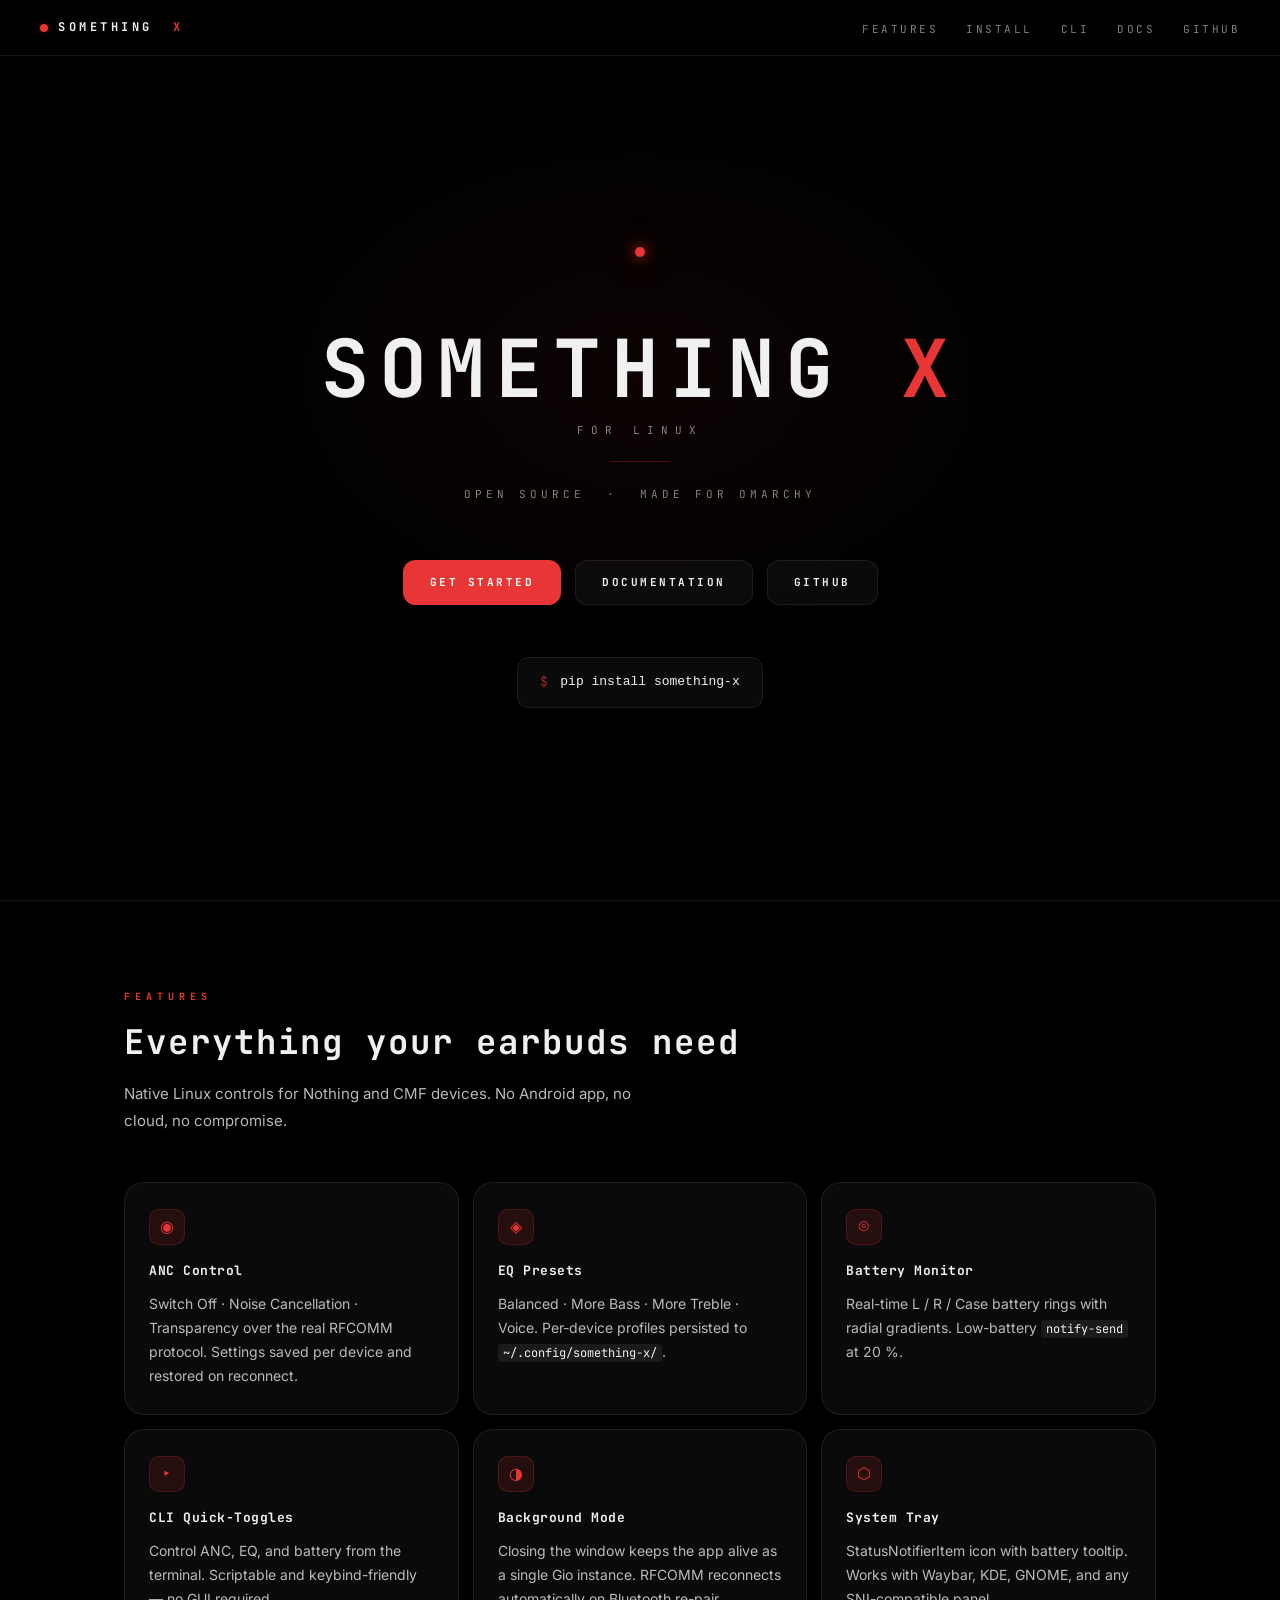
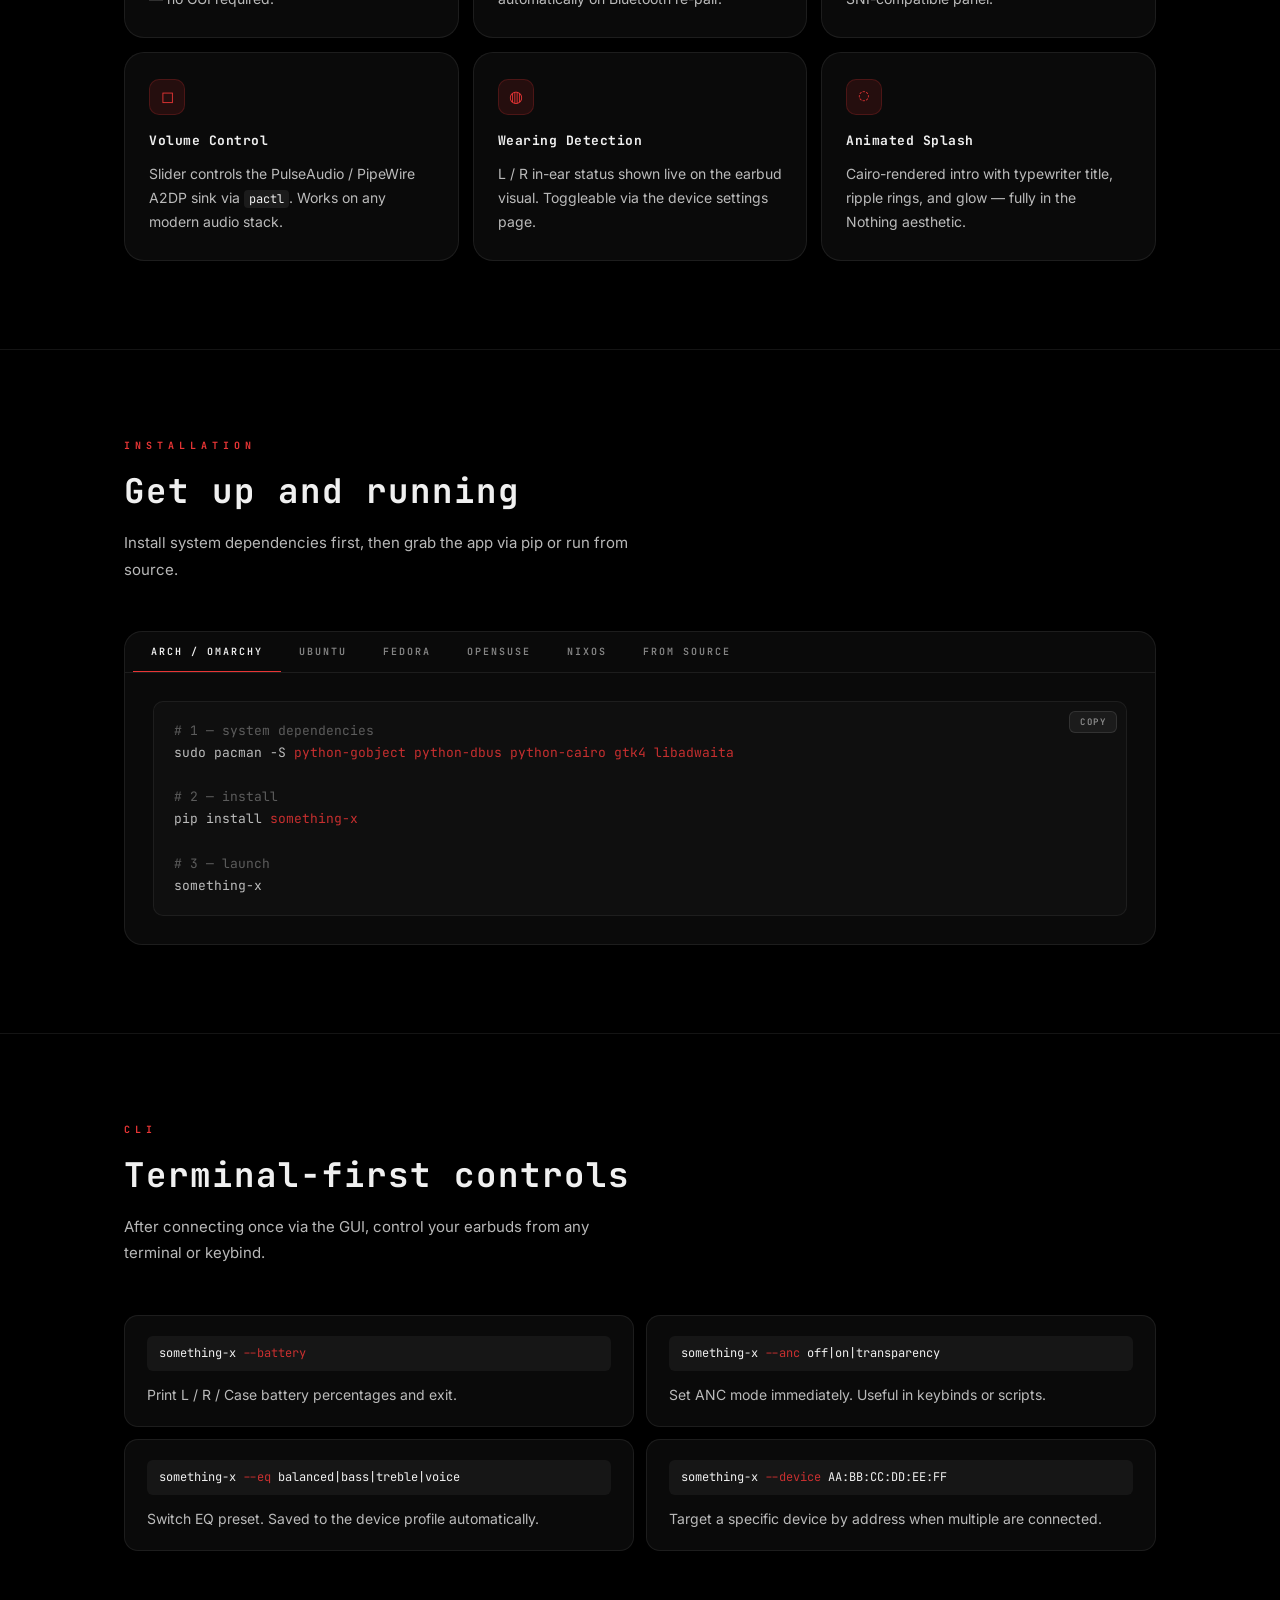
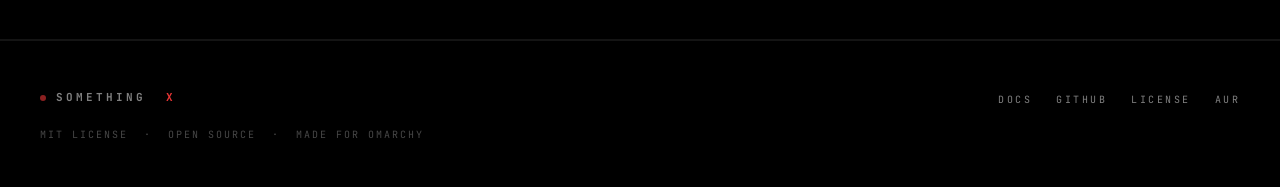
<file: docs/index.html>
<!DOCTYPE html>
<html lang="en">
<head>
  <meta charset="UTF-8">
  <meta name="viewport" content="width=device-width, initial-scale=1.0">
  <title>Something X — For Linux</title>
  <link href="https://fonts.googleapis.com/css2?family=Inter:wght@400;500;600&family=JetBrains+Mono:wght@400;600;700&display=swap" rel="stylesheet">
  <style>
    :root {
      --red:       #e83535;
      --red-dim:   rgba(232,53,53,0.12);
      --red-glow:  rgba(232,53,53,0.35);
      --bg:        #000000;
      --surface:   rgba(255,255,255,0.04);
      --surface-h: rgba(255,255,255,0.07);
      --border:    rgba(255,255,255,0.08);
      --border-h:  rgba(255,255,255,0.16);
      --text:      #f0f0f0;
      --text-2:    rgba(255,255,255,0.72);
      --text-3:    rgba(255,255,255,0.50);
      --text-4:    rgba(255,255,255,0.28);
      --mono:      'JetBrains Mono', 'Courier New', monospace;
      --sans:      'Inter', system-ui, -apple-system, sans-serif;
    }

    *, *::before, *::after { box-sizing: border-box; margin: 0; padding: 0; }
    html { scroll-behavior: smooth; }

    body {
      background: var(--bg);
      color: var(--text);
      font-family: var(--sans);
      line-height: 1.6;
      -webkit-font-smoothing: antialiased;
    }

    :focus-visible {
      outline: 2px solid var(--red);
      outline-offset: 3px;
      border-radius: 3px;
    }

    @media (prefers-reduced-motion: reduce) {
      *, *::before, *::after {
        animation-duration: 0.01ms !important;
        animation-iteration-count: 1 !important;
        transition-duration: 0.01ms !important;
      }
    }

    /* ── Nav ─────────────────────────────────────────────────────────────── */

    nav {
      position: fixed; top: 0; left: 0; right: 0; z-index: 100;
      height: 56px;
      display: flex; align-items: center; justify-content: space-between;
      padding: 0 40px;
      background: rgba(0,0,0,0.88);
      backdrop-filter: blur(16px);
      border-bottom: 1px solid var(--border);
    }

    .nav-brand {
      display: flex; align-items: center; gap: 10px;
      text-decoration: none; color: var(--text);
      font-family: var(--mono);
      font-size: 12px; font-weight: 700; letter-spacing: 3.5px;
      text-transform: uppercase;
    }
    .nav-dot {
      width: 8px; height: 8px; border-radius: 50%;
      background: var(--red);
      box-shadow: 0 0 8px var(--red-glow);
      animation: dot-idle 3s ease-in-out infinite;
    }
    @keyframes dot-idle {
      0%,100% { box-shadow: 0 0 8px var(--red-glow); }
      50%      { box-shadow: 0 0 16px var(--red-glow), 0 0 32px rgba(232,53,53,0.2); }
    }
    .nav-x { color: var(--red); }

    .nav-links { display: flex; gap: 28px; list-style: none; }
    .nav-links a {
      text-decoration: none; color: var(--text-3);
      font-family: var(--mono);
      font-size: 11px; letter-spacing: 2.5px; text-transform: uppercase;
      transition: color 150ms;
    }
    .nav-links a:hover { color: var(--text); }

    .nav-burger {
      display: none; flex-direction: column; justify-content: center;
      gap: 5px; background: none; border: none;
      cursor: pointer; padding: 8px; color: var(--text-3);
    }
    .nav-burger span {
      display: block; width: 20px; height: 1.5px;
      background: currentColor; border-radius: 1px;
      transition: transform 220ms ease, opacity 220ms ease;
    }
    .nav-burger[aria-expanded="true"] span:nth-child(1) { transform: translateY(6.5px) rotate(45deg); }
    .nav-burger[aria-expanded="true"] span:nth-child(2) { opacity: 0; transform: scaleX(0); }
    .nav-burger[aria-expanded="true"] span:nth-child(3) { transform: translateY(-6.5px) rotate(-45deg); }

    .mobile-menu {
      display: none; position: fixed;
      top: 56px; left: 0; right: 0; z-index: 99;
      background: rgba(4,4,4,0.97);
      backdrop-filter: blur(24px);
      border-bottom: 1px solid var(--border);
    }
    .mobile-menu.open { display: block; }
    .mobile-menu a {
      display: block; padding: 15px 24px;
      font-family: var(--mono); font-size: 11px; font-weight: 600;
      letter-spacing: 2.5px; text-transform: uppercase;
      color: var(--text-3); text-decoration: none;
      border-bottom: 1px solid var(--border);
      transition: color 150ms, background 150ms;
    }
    .mobile-menu a:last-child { border-bottom: none; }
    .mobile-menu a:hover { color: var(--text); background: var(--surface); }

    /* ── Hero ────────────────────────────────────────────────────────────── */

    .hero {
      min-height: 100vh;
      display: flex; flex-direction: column;
      align-items: center; justify-content: center;
      text-align: center;
      padding: 80px 24px 60px;
      position: relative; overflow: hidden;
    }

    .hero::before {
      content: '';
      position: absolute; inset: 0;
      background: radial-gradient(ellipse 600px 400px at 50% 42%,
        rgba(232,53,53,0.055) 0%, transparent 70%);
      pointer-events: none;
    }

    .dot-stage {
      position: relative; width: 80px; height: 80px;
      display: flex; align-items: center; justify-content: center;
      margin-bottom: 36px;
    }
    .ripple {
      position: absolute; border-radius: 50%;
      border: 1px solid rgba(232,53,53,0.55);
      animation: ripple 2.6s ease-out infinite;
      opacity: 0;
    }
    .ripple:nth-child(1) { animation-delay: 0s; }
    .ripple:nth-child(2) { animation-delay: 0.5s; }
    .ripple:nth-child(3) { animation-delay: 1.0s; }
    @keyframes ripple {
      0%   { width: 10px; height: 10px; opacity: 0.65; }
      100% { width: 78px; height: 78px; opacity: 0; }
    }
    .dot {
      position: relative; z-index: 2;
      width: 10px; height: 10px; border-radius: 50%;
      background: var(--red);
      box-shadow: 0 0 14px var(--red), 0 0 40px rgba(232,53,53,0.45);
      animation: dot-pulse 2.8s ease-in-out infinite;
    }
    @keyframes dot-pulse {
      0%,100% { box-shadow: 0 0 14px var(--red), 0 0 40px rgba(232,53,53,0.45); }
      50%      { box-shadow: 0 0 22px var(--red), 0 0 64px rgba(232,53,53,0.6); }
    }

    .hero-title {
      font-family: var(--mono);
      font-size: clamp(40px, 7vw, 80px);
      font-weight: 700; letter-spacing: 10px;
      text-transform: uppercase; line-height: 1;
      margin-bottom: 14px;
      animation: fade-up 0.9s ease both;
    }
    .hero-title .x { color: var(--red); }

    .hero-sub {
      font-family: var(--mono);
      font-size: 11px; font-weight: 400;
      letter-spacing: 7px; text-transform: uppercase;
      color: var(--text-3);
      margin-bottom: 22px;
      animation: fade-up 0.9s 0.12s ease both;
    }

    .hero-rule {
      width: 0; height: 1px;
      background: rgba(232,53,53,0.28);
      margin: 0 auto 24px;
      animation: rule-expand 0.7s 0.5s ease forwards;
    }
    @keyframes rule-expand { to { width: 60px; } }

    .hero-caption {
      font-family: var(--mono);
      font-size: 11px; letter-spacing: 4px; text-transform: uppercase;
      color: var(--text-3);
      margin-bottom: 56px;
      animation: fade-up 0.9s 0.6s ease both;
    }

    @keyframes fade-up {
      from { opacity: 0; transform: translateY(14px); }
      to   { opacity: 1; transform: translateY(0); }
    }

    .hero-actions {
      display: flex; gap: 14px; flex-wrap: wrap; justify-content: center;
      margin-bottom: 52px;
      animation: fade-up 0.9s 0.3s ease both;
    }

    .btn {
      display: inline-flex; align-items: center; justify-content: center;
      text-decoration: none;
      font-family: var(--mono); font-size: 11px; font-weight: 700;
      letter-spacing: 2.5px; text-transform: uppercase;
      padding: 13px 26px; border-radius: 12px;
      border: 1px solid transparent; cursor: pointer;
      transition: background 150ms, border-color 150ms, box-shadow 150ms;
    }
    .btn-primary {
      background: var(--red); color: #fff;
      border-color: var(--red);
    }
    .btn-primary:hover {
      background: #cc2d2d;
      box-shadow: 0 4px 28px rgba(232,53,53,0.45);
    }
    .btn-ghost {
      background: var(--surface); color: var(--text);
      border-color: var(--border);
    }
    .btn-ghost:hover { background: var(--surface-h); border-color: var(--border-h); }

    .hero-install {
      display: inline-flex; align-items: center; gap: 12px;
      background: var(--surface); border: 1px solid var(--border);
      border-radius: 12px; padding: 14px 22px;
      font-family: var(--mono); font-size: 13px; color: var(--text-2);
      animation: fade-up 0.9s 0.45s ease both;
    }
    .hero-install .prompt { color: rgba(232,53,53,0.65); }
    .hero-install code { color: var(--text); }

    /* ── Divider ─────────────────────────────────────────────────────────── */

    hr { border: none; border-top: 1px solid var(--border); }

    /* ── Sections ────────────────────────────────────────────────────────── */

    .section {
      max-width: 1080px; margin: 0 auto;
      padding: 88px 24px;
    }

    .eyebrow {
      font-family: var(--mono);
      font-size: 10px; font-weight: 700; letter-spacing: 5px;
      text-transform: uppercase; color: var(--red);
      margin-bottom: 10px;
    }
    .section-h {
      font-family: var(--mono);
      font-size: clamp(22px, 3vw, 34px); font-weight: 700;
      letter-spacing: 2px; margin-bottom: 12px;
    }
    .section-lead {
      font-family: var(--sans);
      font-size: 15px; color: var(--text-2); line-height: 1.75;
      max-width: 520px; margin-bottom: 48px;
    }

    /* ── Feature grid ────────────────────────────────────────────────────── */

    .features {
      display: grid;
      grid-template-columns: repeat(auto-fill, minmax(290px, 1fr));
      gap: 14px;
    }

    .card {
      background: var(--surface); border: 1px solid var(--border);
      border-radius: 20px; padding: 26px 24px;
      transition: background 200ms, border-color 200ms, box-shadow 200ms;
    }
    .card:hover {
      background: var(--surface-h); border-color: var(--border-h);
      box-shadow: 0 8px 40px rgba(0,0,0,0.5);
    }

    .card-icon {
      display: inline-flex; align-items: center; justify-content: center;
      width: 36px; height: 36px; border-radius: 10px;
      background: var(--red-dim); border: 1px solid rgba(232,53,53,0.20);
      color: var(--red); font-size: 16px; font-family: var(--mono);
      margin-bottom: 16px;
    }
    .card-title {
      font-family: var(--mono);
      font-size: 13px; font-weight: 700; letter-spacing: 0.5px;
      margin-bottom: 10px; color: var(--text);
    }
    .card-desc {
      font-family: var(--sans);
      font-size: 14px; color: var(--text-2); line-height: 1.72;
    }
    .card-desc code {
      font-family: var(--mono); font-size: 12px;
      background: rgba(255,255,255,0.07); padding: 1px 5px;
      border-radius: 4px; color: var(--text);
    }

    /* ── Install block ───────────────────────────────────────────────────── */

    .install-block {
      background: var(--surface); border: 1px solid var(--border);
      border-radius: 18px; overflow: hidden;
    }

    .tabs {
      display: flex; border-bottom: 1px solid var(--border);
      padding: 0 8px; overflow-x: auto; scrollbar-width: none;
    }
    .tabs::-webkit-scrollbar { display: none; }

    .tab {
      flex-shrink: 0;
      padding: 13px 18px; cursor: pointer;
      font-family: var(--mono); font-size: 10px; font-weight: 600;
      letter-spacing: 2px; text-transform: uppercase;
      color: var(--text-3); background: none;
      border: none; border-bottom: 2px solid transparent;
      margin-bottom: -1px; transition: color 150ms, border-color 150ms;
    }
    .tab.active { color: var(--text); border-bottom-color: var(--red); }
    .tab:hover:not(.active) { color: var(--text-2); }

    .tab-panel { display: none; padding: 28px; }
    .tab-panel.active { display: block; }

    .pre-wrap { position: relative; }

    pre {
      background: rgba(255,255,255,0.025);
      border: 1px solid rgba(255,255,255,0.06);
      border-radius: 10px; padding: 18px 20px;
      overflow-x: auto; line-height: 1.7;
      font-family: var(--mono); font-size: 13px;
    }
    pre .c { color: rgba(255,255,255,0.32); }
    pre .k { color: var(--text-2); }
    pre .v { color: rgba(232,53,53,0.85); }
    pre .t { color: var(--text); }

    .copy-btn {
      position: absolute; top: 10px; right: 10px;
      background: rgba(255,255,255,0.05);
      border: 1px solid rgba(255,255,255,0.10);
      border-radius: 6px; padding: 4px 10px;
      font-family: var(--mono); font-size: 9px; font-weight: 600;
      letter-spacing: 1.5px; text-transform: uppercase;
      color: var(--text-3); cursor: pointer;
      transition: background 150ms, color 150ms, border-color 150ms;
    }
    .copy-btn:hover { background: rgba(255,255,255,0.10); color: var(--text-2); border-color: var(--border-h); }
    .copy-btn.copied {
      color: rgba(143,223,114,0.9);
      border-color: rgba(143,223,114,0.3);
      background: rgba(143,223,114,0.06);
    }

    /* ── CLI preview ─────────────────────────────────────────────────────── */

    .cli-grid {
      display: grid;
      grid-template-columns: repeat(auto-fill, minmax(340px, 1fr));
      gap: 12px;
    }
    .cli-card {
      background: var(--surface); border: 1px solid var(--border);
      border-radius: 14px; padding: 20px 22px;
    }
    .cli-card code {
      display: block;
      font-family: var(--mono); font-size: 12px; color: var(--text);
      background: rgba(255,255,255,0.05); border-radius: 6px;
      padding: 8px 12px; margin-bottom: 12px;
    }
    .cli-card code .flag { color: rgba(232,53,53,0.85); }
    .cli-card p { font-family: var(--sans); font-size: 14px; color: var(--text-2); line-height: 1.65; }

    /* ── Footer ──────────────────────────────────────────────────────────── */

    footer {
      border-top: 1px solid var(--border);
      padding: 44px 40px;
      display: flex; align-items: center; justify-content: space-between;
      flex-wrap: wrap; gap: 16px;
    }
    .footer-brand {
      display: flex; align-items: center; gap: 10px;
      font-family: var(--mono);
      font-size: 11px; font-weight: 700; letter-spacing: 3px;
      text-transform: uppercase; color: var(--text-3);
    }
    .footer-dot {
      width: 6px; height: 6px; border-radius: 50%;
      background: var(--red); opacity: 0.6;
    }
    .footer-links { display: flex; gap: 24px; list-style: none; }
    .footer-links a {
      font-family: var(--mono);
      font-size: 10px; letter-spacing: 2.5px; text-transform: uppercase;
      color: var(--text-3); text-decoration: none; transition: color 150ms;
    }
    .footer-links a:hover { color: var(--text-2); }
    .footer-copy {
      font-family: var(--mono);
      font-size: 10px; letter-spacing: 2px; text-transform: uppercase;
      color: var(--text-4); width: 100%;
    }

    @media (max-width: 600px) {
      nav { padding: 0 20px; }
      .nav-links { display: none; }
      .nav-burger { display: flex; }
      footer { padding: 32px 20px; }
      .hero-title { letter-spacing: 6px; }
      .section { padding: 64px 20px; }
    }
  </style>
</head>
<body>

<nav>
  <a class="nav-brand" href="#">
    <span class="nav-dot"></span>
    Something&nbsp;<span class="nav-x">X</span>
  </a>
  <ul class="nav-links">
    <li><a href="#features">Features</a></li>
    <li><a href="#install">Install</a></li>
    <li><a href="#cli">CLI</a></li>
    <li><a href="docs.html">Docs</a></li>
    <li><a href="https://github.com/SoaOaoS/something-x">GitHub</a></li>
  </ul>
  <button class="nav-burger" aria-label="Toggle navigation" aria-expanded="false" aria-controls="mobile-menu">
    <span></span><span></span><span></span>
  </button>
</nav>

<div class="mobile-menu" id="mobile-menu">
  <a href="#features">Features</a>
  <a href="#install">Install</a>
  <a href="#cli">CLI</a>
  <a href="docs.html">Docs</a>
  <a href="https://github.com/SoaOaoS/something-x">GitHub</a>
</div>

<section class="hero">
  <div class="dot-stage">
    <span class="ripple"></span>
    <span class="ripple"></span>
    <span class="ripple"></span>
    <div class="dot"></div>
  </div>

  <h1 class="hero-title">SOMETHING&nbsp;<span class="x">X</span></h1>
  <p class="hero-sub">For Linux</p>
  <div class="hero-rule"></div>
  <p class="hero-caption">Open&nbsp;Source &nbsp;·&nbsp; Made&nbsp;for&nbsp;Omarchy</p>

  <div class="hero-actions">
    <a href="#install" class="btn btn-primary">Get Started</a>
    <a href="docs.html" class="btn btn-ghost">Documentation</a>
    <a href="https://github.com/SoaOaoS/something-x" class="btn btn-ghost">GitHub</a>
  </div>

  <div class="hero-install">
    <span class="prompt">$</span>
    <code>pip install something-x</code>
  </div>
</section>

<hr>

<section class="section" id="features">
  <p class="eyebrow">Features</p>
  <h2 class="section-h">Everything your earbuds need</h2>
  <p class="section-lead">Native Linux controls for Nothing and CMF devices. No Android app, no cloud, no compromise.</p>

  <div class="features">
    <div class="card">
      <span class="card-icon">◉</span>
      <div class="card-title">ANC Control</div>
      <div class="card-desc">Switch Off · Noise Cancellation · Transparency over the real RFCOMM protocol. Settings saved per device and restored on reconnect.</div>
    </div>
    <div class="card">
      <span class="card-icon">◈</span>
      <div class="card-title">EQ Presets</div>
      <div class="card-desc">Balanced · More Bass · More Treble · Voice. Per-device profiles persisted to <code>~/.config/something-x/</code>.</div>
    </div>
    <div class="card">
      <span class="card-icon">◎</span>
      <div class="card-title">Battery Monitor</div>
      <div class="card-desc">Real-time L / R / Case battery rings with radial gradients. Low-battery <code>notify-send</code> at 20 %.</div>
    </div>
    <div class="card">
      <span class="card-icon">▸</span>
      <div class="card-title">CLI Quick-Toggles</div>
      <div class="card-desc">Control ANC, EQ, and battery from the terminal. Scriptable and keybind-friendly — no GUI required.</div>
    </div>
    <div class="card">
      <span class="card-icon">◑</span>
      <div class="card-title">Background Mode</div>
      <div class="card-desc">Closing the window keeps the app alive as a single Gio instance. RFCOMM reconnects automatically on Bluetooth re-pair.</div>
    </div>
    <div class="card">
      <span class="card-icon">⬡</span>
      <div class="card-title">System Tray</div>
      <div class="card-desc">StatusNotifierItem icon with battery tooltip. Works with Waybar, KDE, GNOME, and any SNI-compatible panel.</div>
    </div>
    <div class="card">
      <span class="card-icon">◻</span>
      <div class="card-title">Volume Control</div>
      <div class="card-desc">Slider controls the PulseAudio / PipeWire A2DP sink via <code>pactl</code>. Works on any modern audio stack.</div>
    </div>
    <div class="card">
      <span class="card-icon">◍</span>
      <div class="card-title">Wearing Detection</div>
      <div class="card-desc">L / R in-ear status shown live on the earbud visual. Toggleable via the device settings page.</div>
    </div>
    <div class="card">
      <span class="card-icon">◌</span>
      <div class="card-title">Animated Splash</div>
      <div class="card-desc">Cairo-rendered intro with typewriter title, ripple rings, and glow — fully in the Nothing aesthetic.</div>
    </div>
  </div>
</section>

<hr>

<section class="section" id="install">
  <p class="eyebrow">Installation</p>
  <h2 class="section-h">Get up and running</h2>
  <p class="section-lead">Install system dependencies first, then grab the app via pip or run from source.</p>

  <div class="install-block">
    <div class="tabs">
      <button class="tab active" data-tab="arch">Arch / Omarchy</button>
      <button class="tab" data-tab="ubuntu">Ubuntu</button>
      <button class="tab" data-tab="fedora">Fedora</button>
      <button class="tab" data-tab="opensuse">openSUSE</button>
      <button class="tab" data-tab="nix">NixOS</button>
      <button class="tab" data-tab="source">From Source</button>
    </div>

    <div class="tab-panel active" id="panel-arch">
      <div class="pre-wrap">
        <button class="copy-btn" aria-label="Copy code">COPY</button>
        <pre><span class="c"># 1 — system dependencies</span>
<span class="k">sudo pacman -S</span> <span class="v">python-gobject python-dbus python-cairo gtk4 libadwaita</span>

<span class="c"># 2 — install</span>
<span class="k">pip install</span> <span class="v">something-x</span>

<span class="c"># 3 — launch</span>
<span class="k">something-x</span></pre>
      </div>
    </div>

    <div class="tab-panel" id="panel-ubuntu">
      <div class="pre-wrap">
        <button class="copy-btn" aria-label="Copy code">COPY</button>
        <pre><span class="c"># 1 — system dependencies (Ubuntu 24.04+)</span>
<span class="k">sudo apt install</span> <span class="v">python3-gi python3-dbus python3-cairo gir1.2-gtk-4.0 gir1.2-adw-1</span>

<span class="c"># 2 — install</span>
<span class="k">pip install</span> <span class="v">something-x</span>

<span class="c"># 3 — launch</span>
<span class="k">something-x</span></pre>
      </div>
    </div>

    <div class="tab-panel" id="panel-fedora">
      <div class="pre-wrap">
        <button class="copy-btn" aria-label="Copy code">COPY</button>
        <pre><span class="c"># 1 — system dependencies (Fedora 39+)</span>
<span class="k">sudo dnf install</span> <span class="v">python3-gobject python3-dbus python3-cairo gtk4 libadwaita</span>

<span class="c"># 2 — install</span>
<span class="k">pip install</span> <span class="v">something-x</span>

<span class="c"># 3 — launch</span>
<span class="k">something-x</span></pre>
      </div>
    </div>

    <div class="tab-panel" id="panel-opensuse">
      <div class="pre-wrap">
        <button class="copy-btn" aria-label="Copy code">COPY</button>
        <pre><span class="c"># 1 — system dependencies</span>
<span class="k">sudo zypper install</span> <span class="v">python3-gobject python3-dbus python3-cairo gtk4 libadwaita</span>

<span class="c"># 2 — install</span>
<span class="k">pip install</span> <span class="v">something-x</span>

<span class="c"># 3 — launch</span>
<span class="k">something-x</span></pre>
      </div>
    </div>

    <div class="tab-panel" id="panel-nix">
      <div class="pre-wrap">
        <button class="copy-btn" aria-label="Copy code">COPY</button>
        <pre><span class="c"># run directly from the flake</span>
<span class="k">nix run</span> <span class="v">github:SoaOaoS/something-x</span>

<span class="c"># or add to your system flake inputs — see flake.nix in the repo</span></pre>
      </div>
    </div>

    <div class="tab-panel" id="panel-source">
      <div class="pre-wrap">
        <button class="copy-btn" aria-label="Copy code">COPY</button>
        <pre><span class="k">git clone</span> <span class="v">https://github.com/SoaOaoS/something-x</span>
<span class="k">cd</span> <span class="v">something-x</span>
<span class="c"># install system deps for your distro first, then:</span>
<span class="k">./somethingx</span></pre>
      </div>
    </div>
  </div>
</section>

<hr>

<section class="section" id="cli">
  <p class="eyebrow">CLI</p>
  <h2 class="section-h">Terminal-first controls</h2>
  <p class="section-lead">After connecting once via the GUI, control your earbuds from any terminal or keybind.</p>

  <div class="cli-grid">
    <div class="cli-card">
      <code>something-x <span class="flag">--battery</span></code>
      <p>Print L / R / Case battery percentages and exit.</p>
    </div>
    <div class="cli-card">
      <code>something-x <span class="flag">--anc</span> off|on|transparency</code>
      <p>Set ANC mode immediately. Useful in keybinds or scripts.</p>
    </div>
    <div class="cli-card">
      <code>something-x <span class="flag">--eq</span> balanced|bass|treble|voice</code>
      <p>Switch EQ preset. Saved to the device profile automatically.</p>
    </div>
    <div class="cli-card">
      <code>something-x <span class="flag">--device</span> AA:BB:CC:DD:EE:FF</code>
      <p>Target a specific device by address when multiple are connected.</p>
    </div>
  </div>
</section>

<hr>

<footer>
  <div class="footer-brand">
    <span class="footer-dot"></span>
    Something&nbsp;<span style="color:var(--red)">X</span>
  </div>
  <ul class="footer-links">
    <li><a href="docs.html">Docs</a></li>
    <li><a href="https://github.com/SoaOaoS/something-x">GitHub</a></li>
    <li><a href="https://github.com/SoaOaoS/something-x/blob/main/LICENSE">License</a></li>
    <li><a href="https://aur.archlinux.org/packages/something-x">AUR</a></li>
  </ul>
  <p class="footer-copy">MIT License &nbsp;·&nbsp; Open Source &nbsp;·&nbsp; Made for Omarchy</p>
</footer>

<script>
  document.querySelectorAll('.tab').forEach(tab => {
    tab.addEventListener('click', () => {
      const id = tab.dataset.tab;
      document.querySelectorAll('.tab').forEach(t => t.classList.remove('active'));
      document.querySelectorAll('.tab-panel').forEach(p => p.classList.remove('active'));
      tab.classList.add('active');
      document.getElementById('panel-' + id).classList.add('active');
    });
  });

  document.querySelectorAll('.copy-btn').forEach(btn => {
    btn.addEventListener('click', () => {
      const text = btn.nextElementSibling.innerText;
      navigator.clipboard.writeText(text).then(() => {
        btn.textContent = 'COPIED';
        btn.classList.add('copied');
        setTimeout(() => { btn.textContent = 'COPY'; btn.classList.remove('copied'); }, 2000);
      });
    });
  });

  const burger = document.querySelector('.nav-burger');
  const mobileMenu = document.getElementById('mobile-menu');
  burger.addEventListener('click', () => {
    const open = mobileMenu.classList.toggle('open');
    burger.setAttribute('aria-expanded', open);
  });
  mobileMenu.querySelectorAll('a').forEach(a => {
    a.addEventListener('click', () => {
      mobileMenu.classList.remove('open');
      burger.setAttribute('aria-expanded', 'false');
    });
  });
</script>

</body>
</html>
</file>
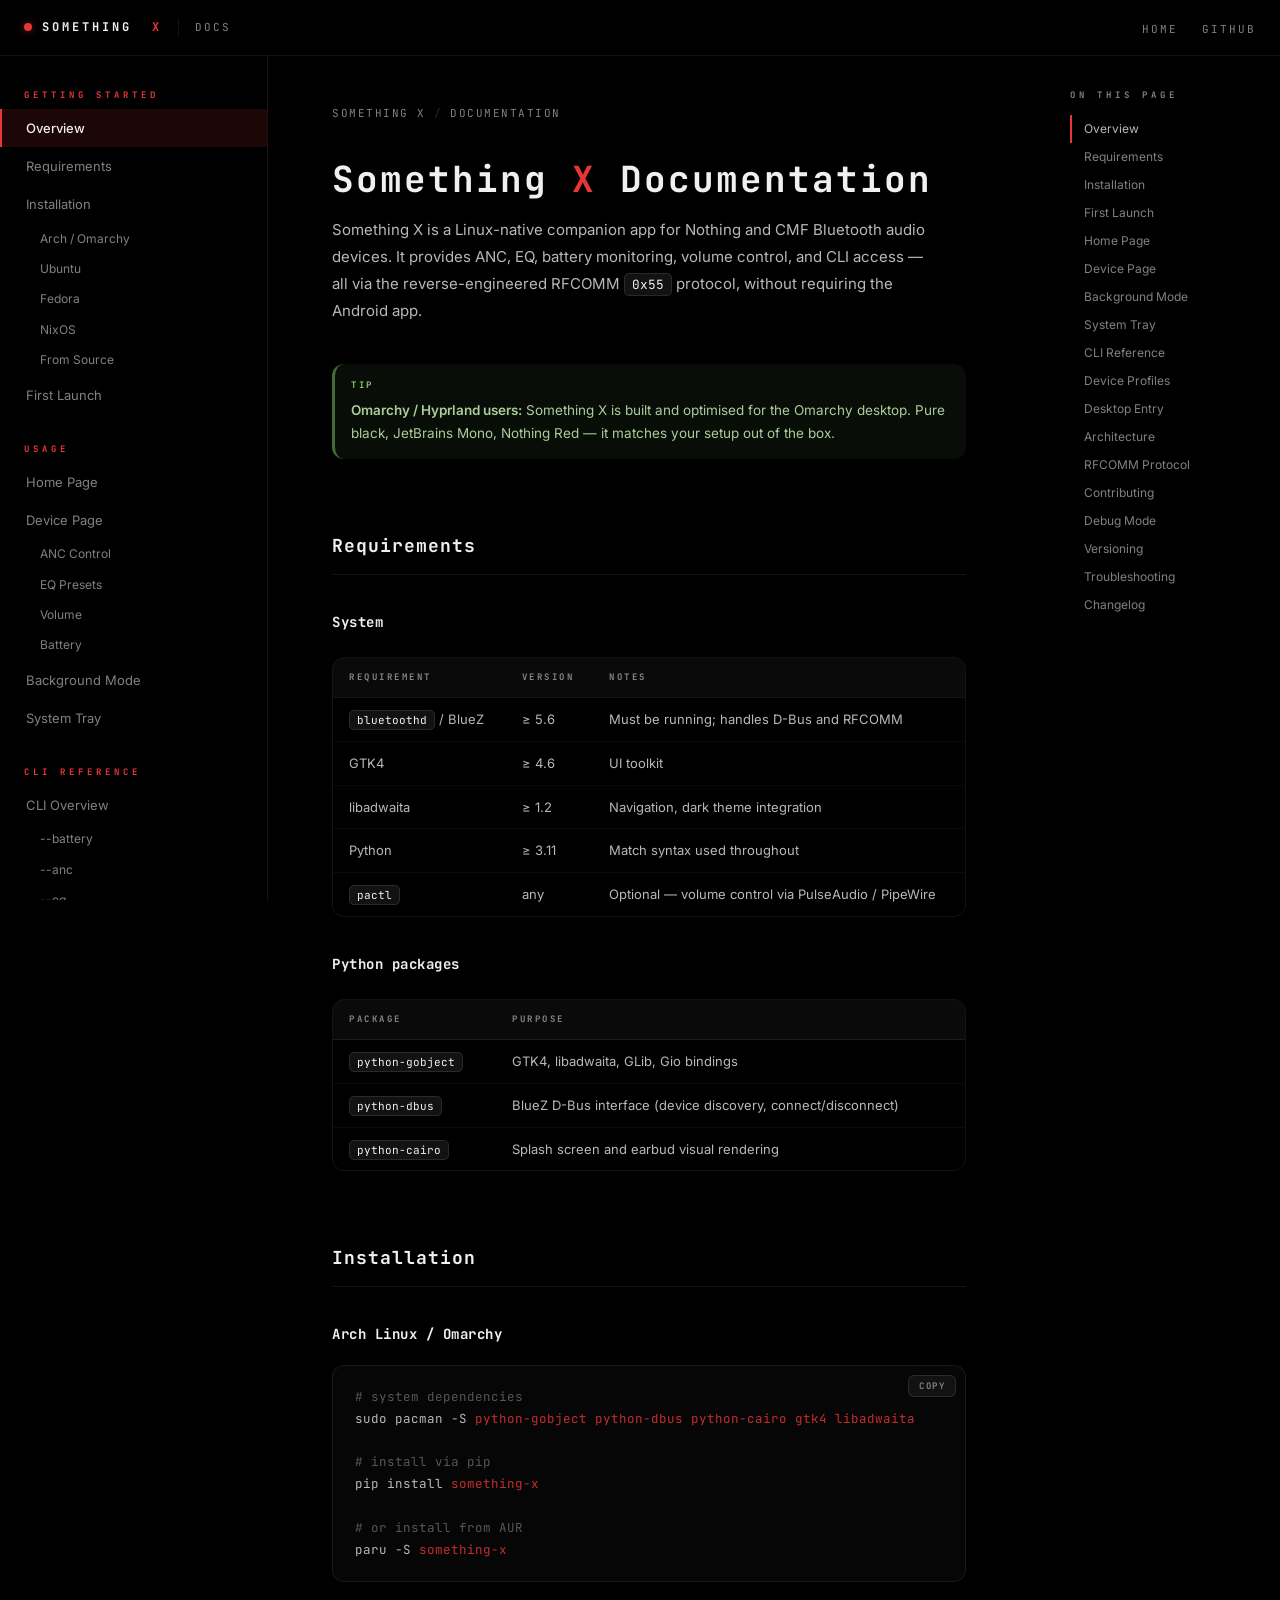
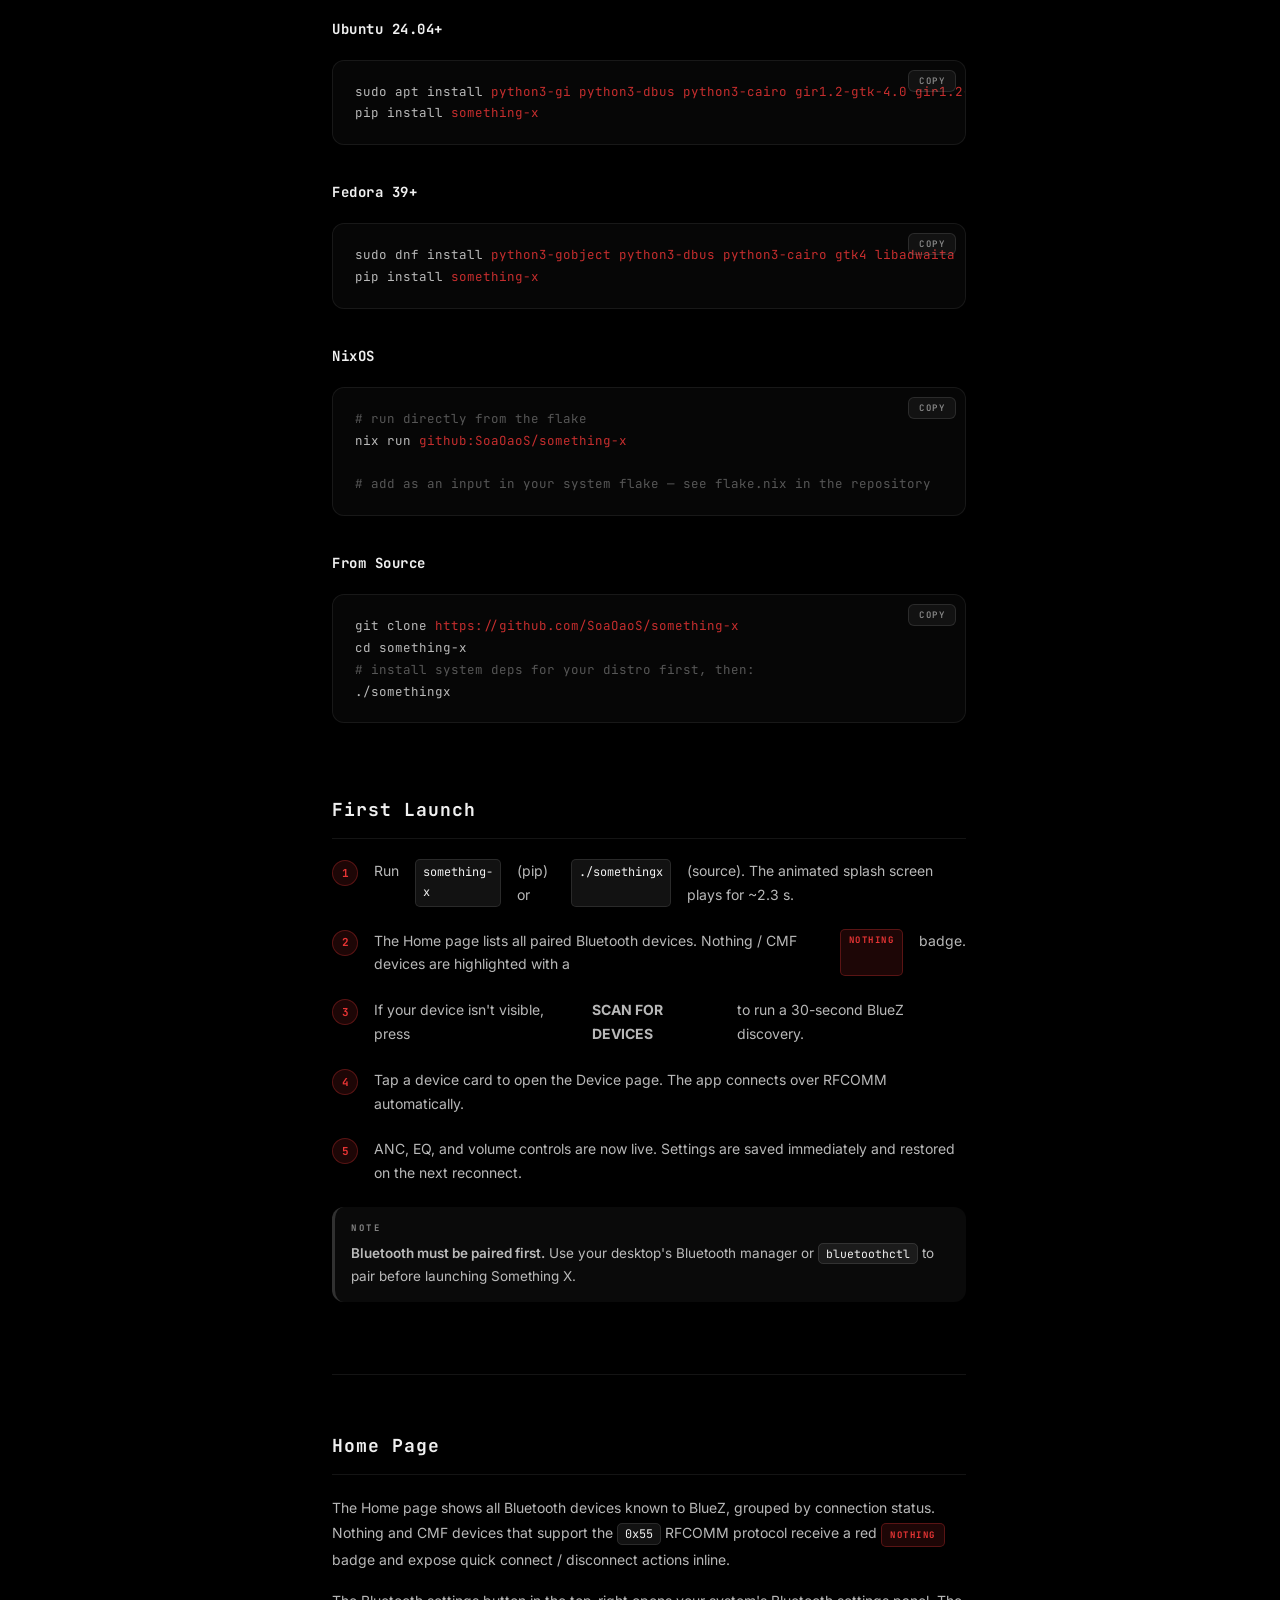
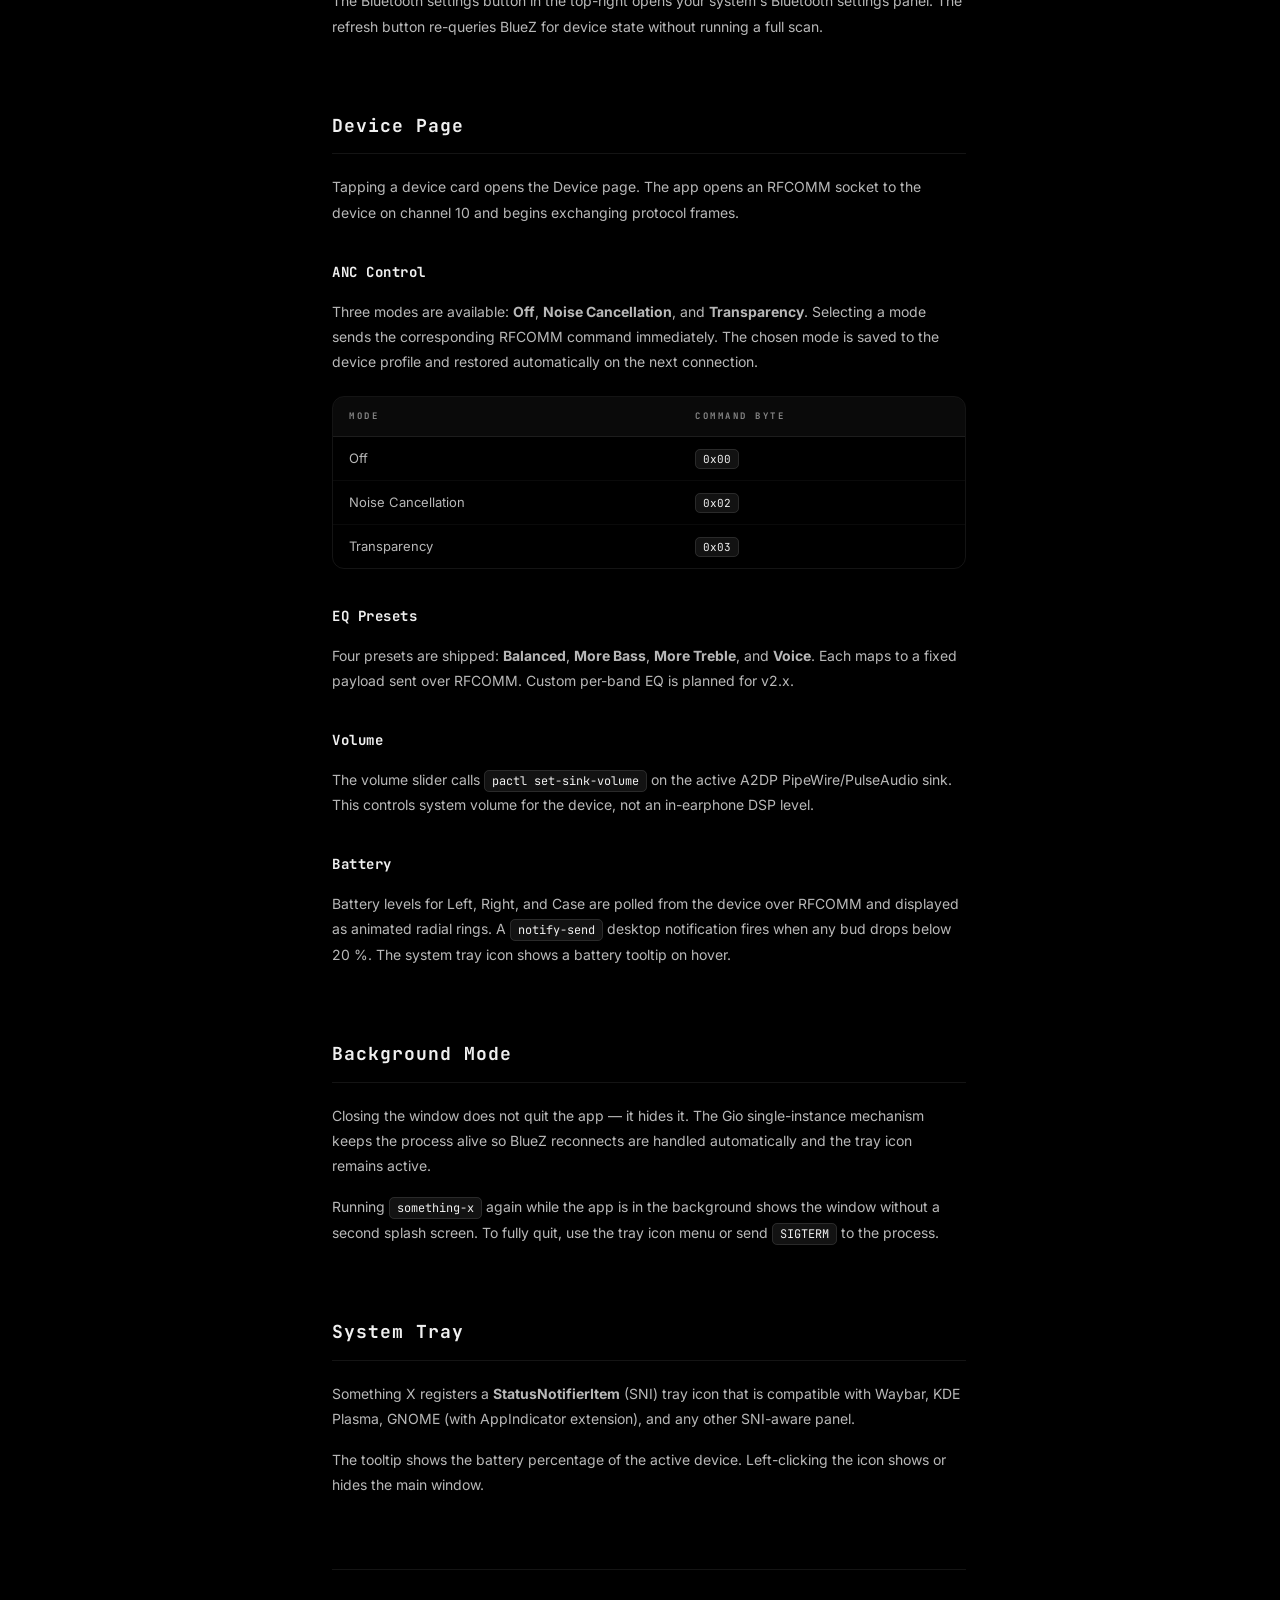
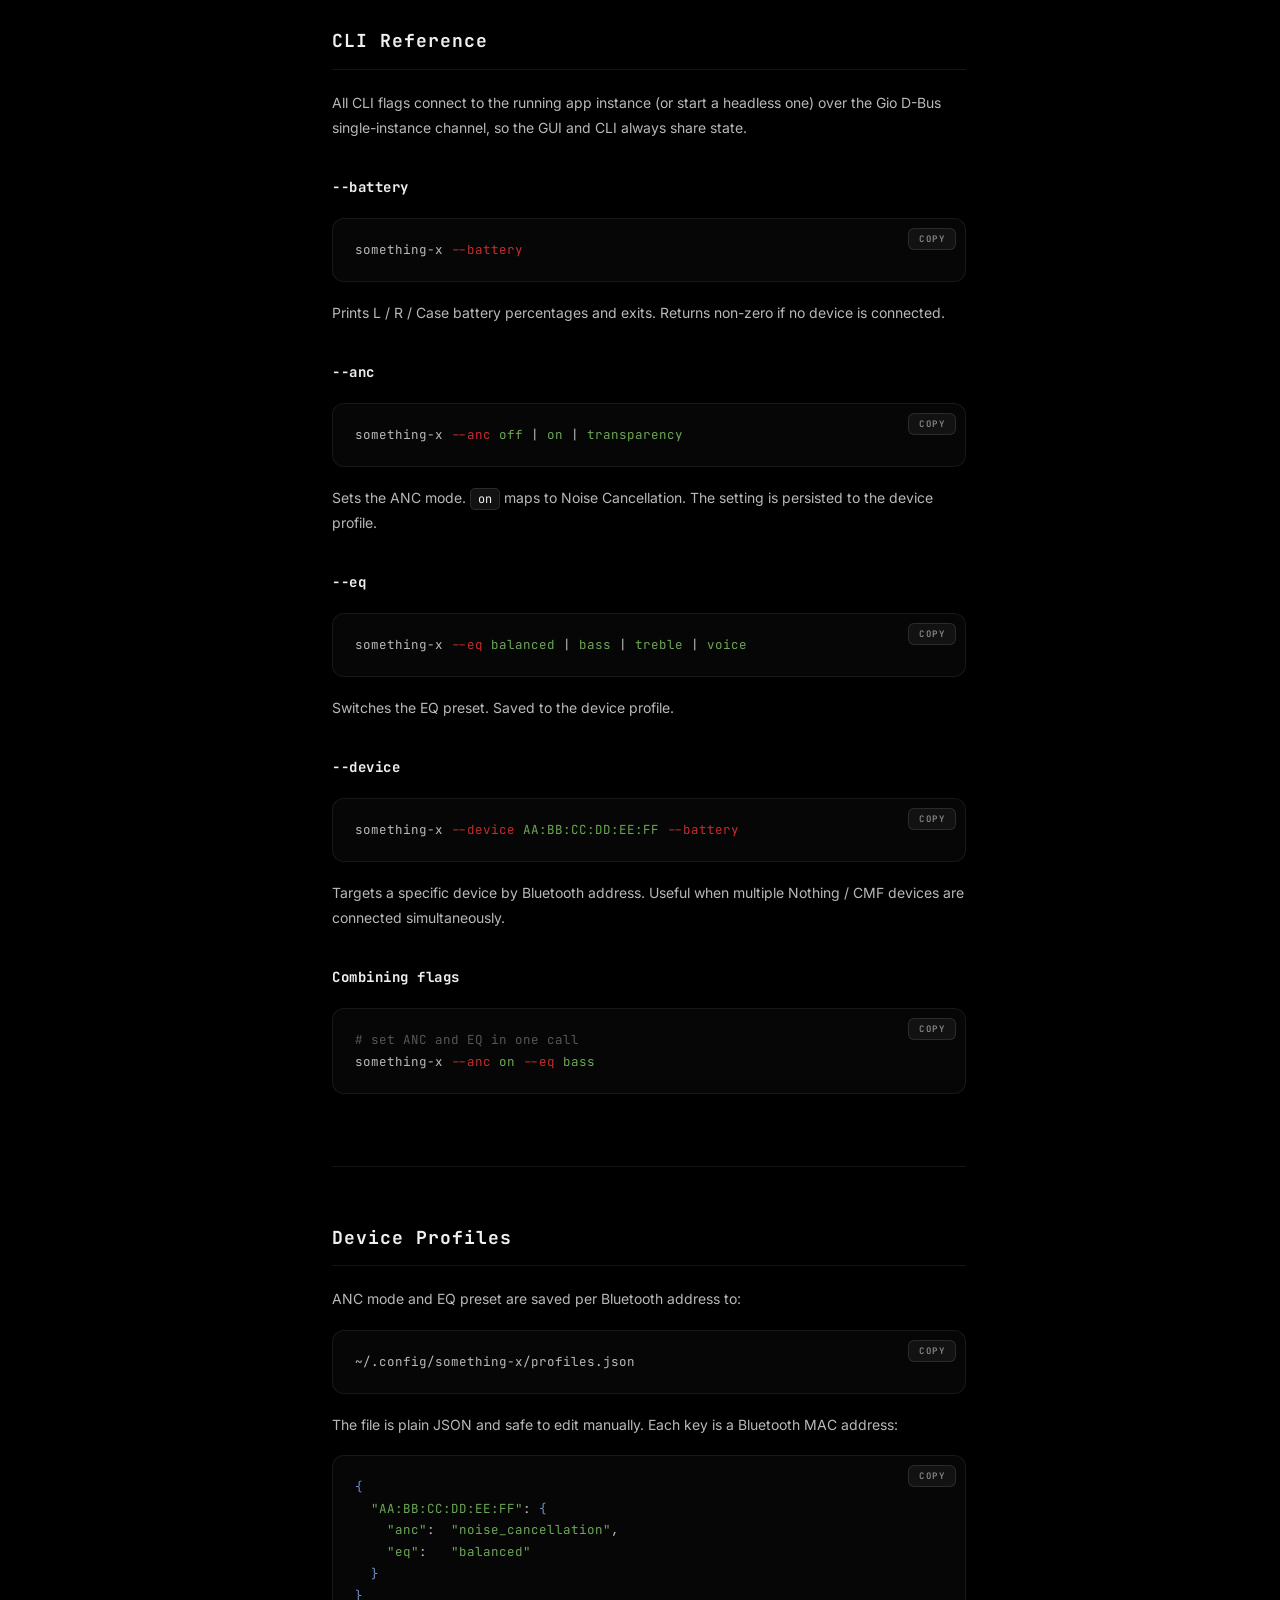
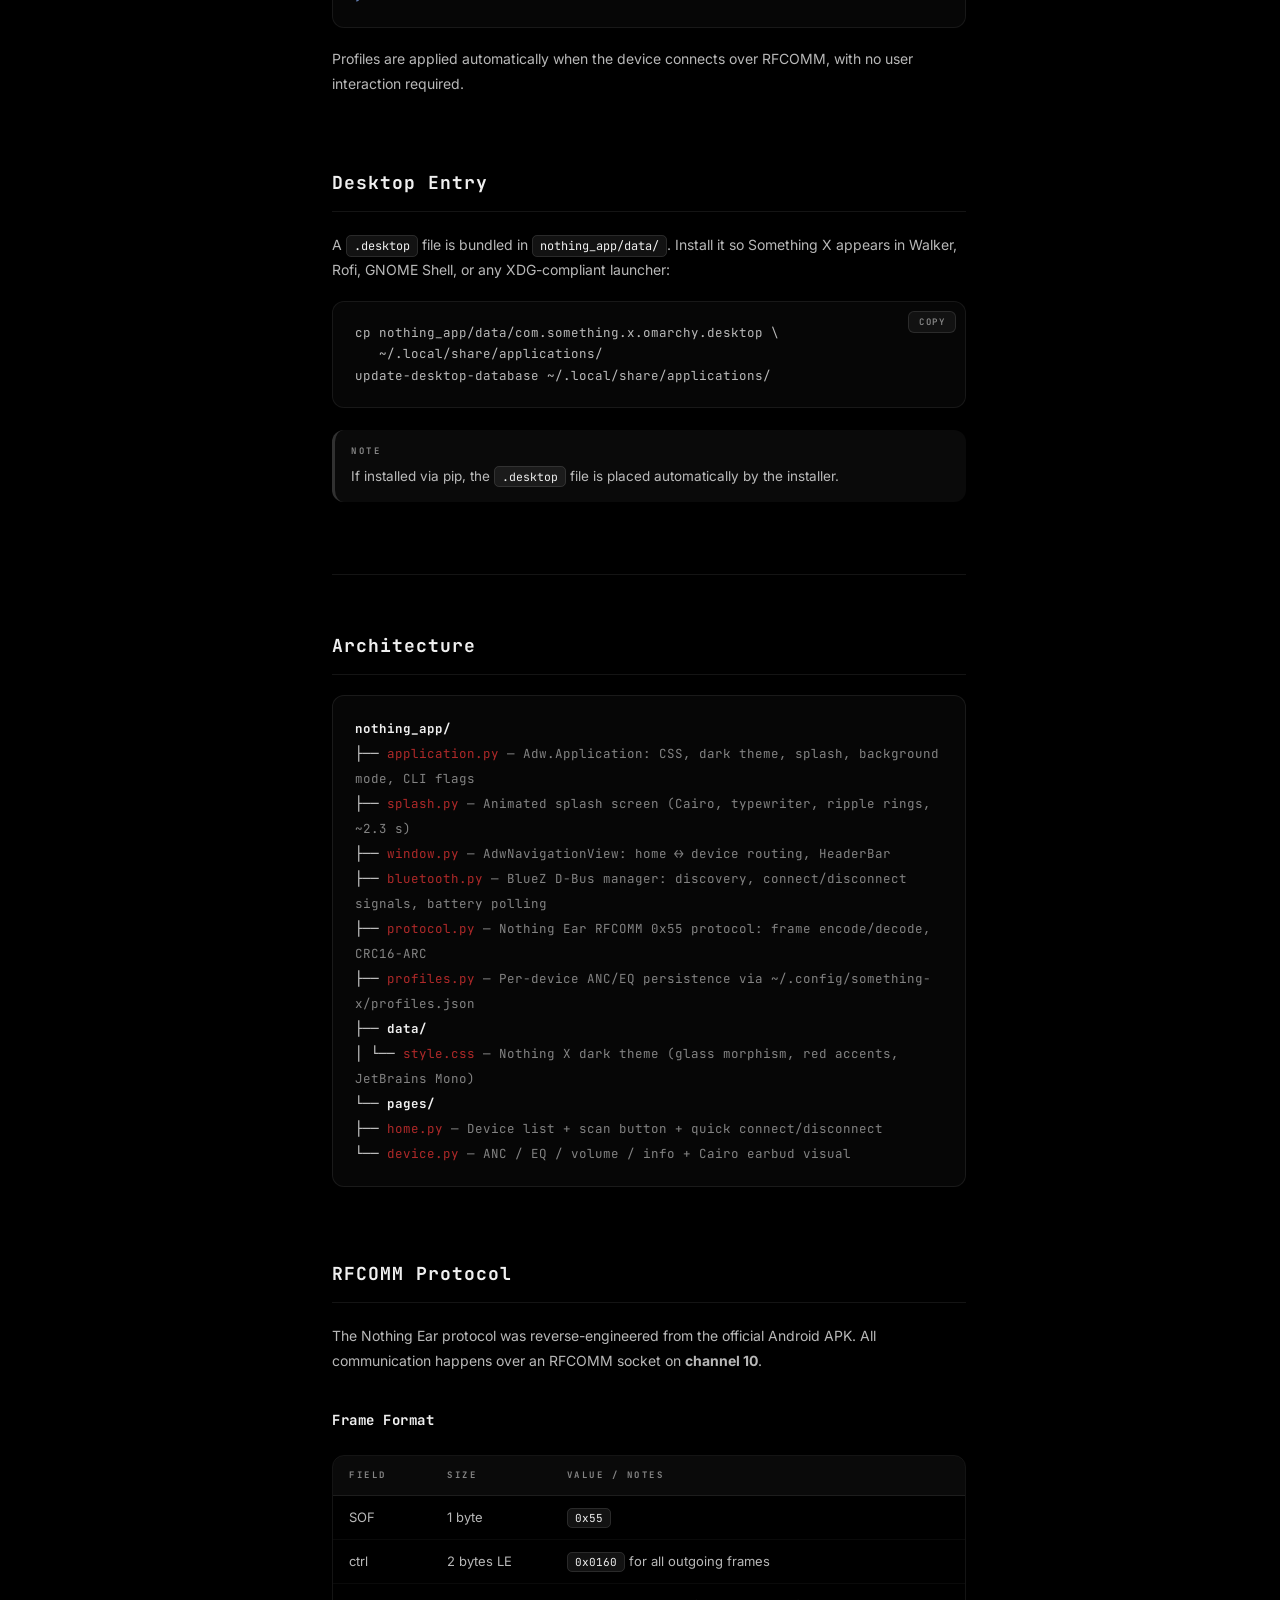
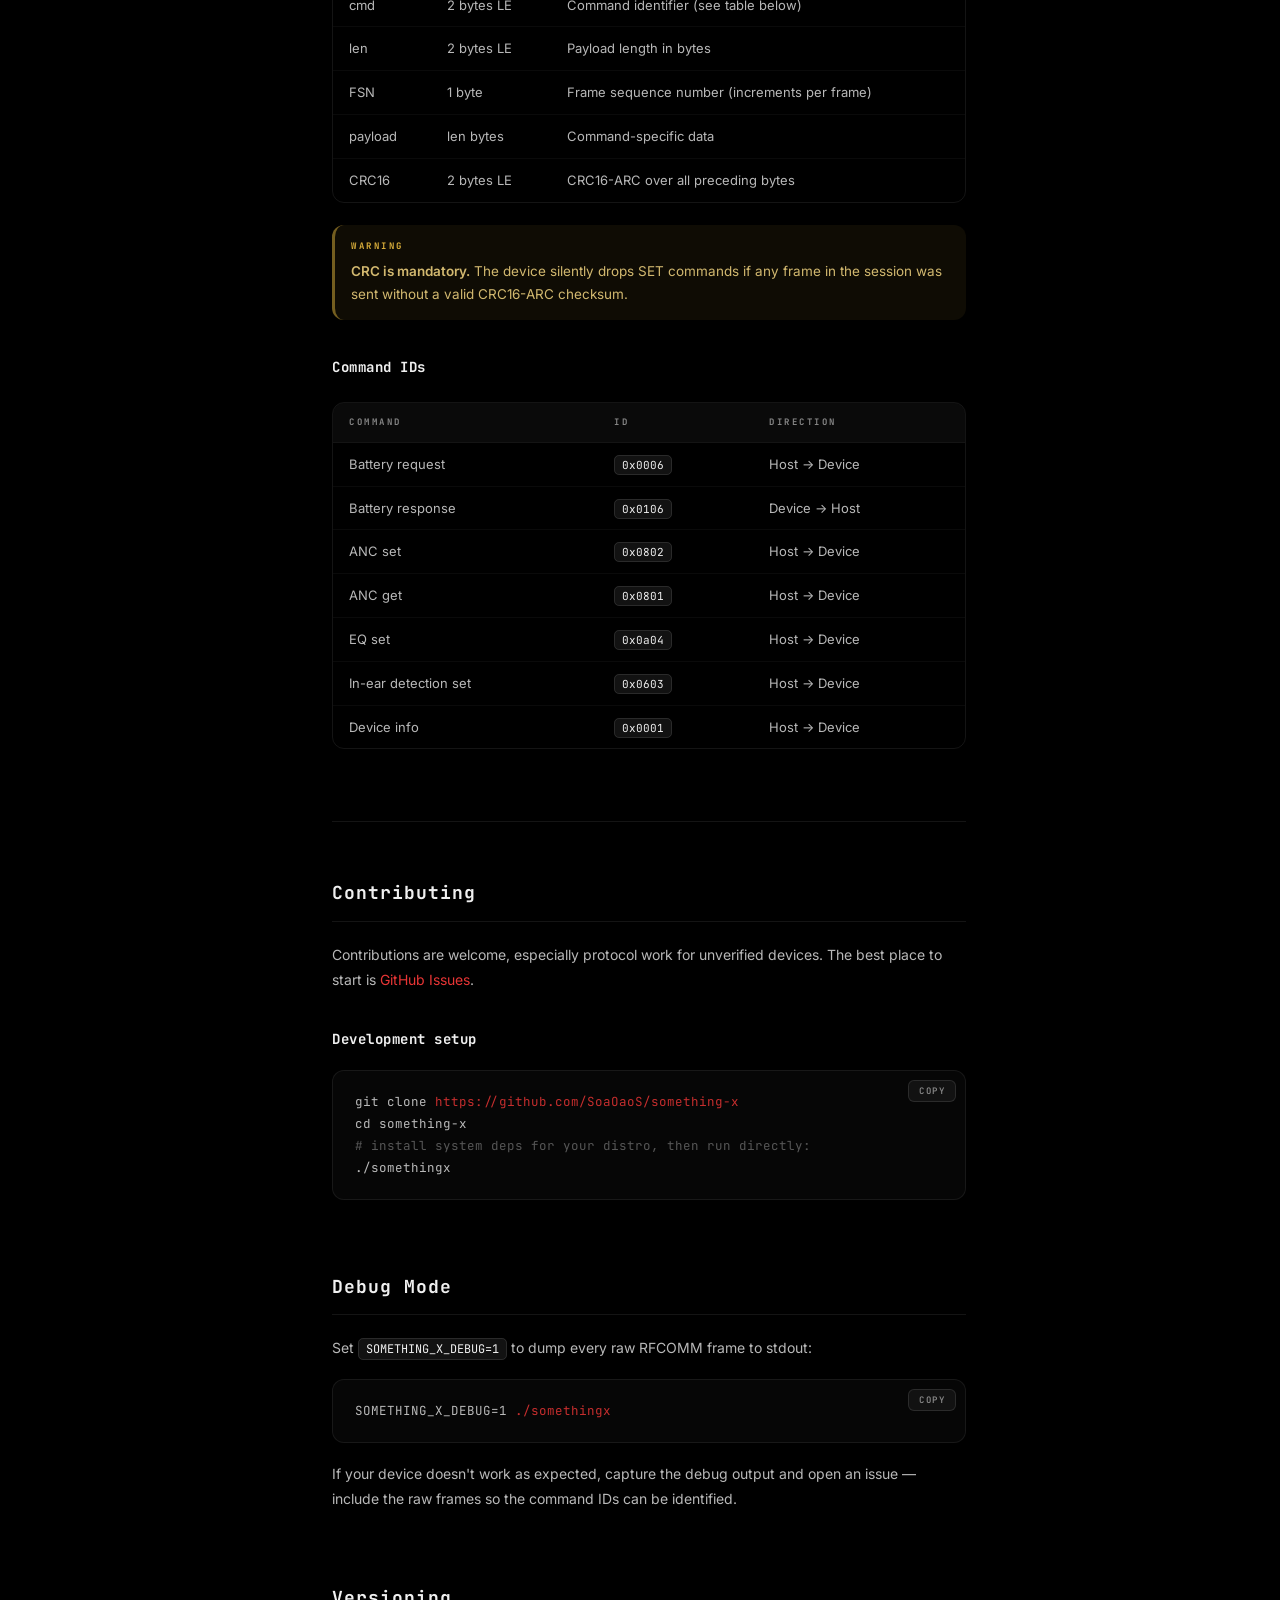
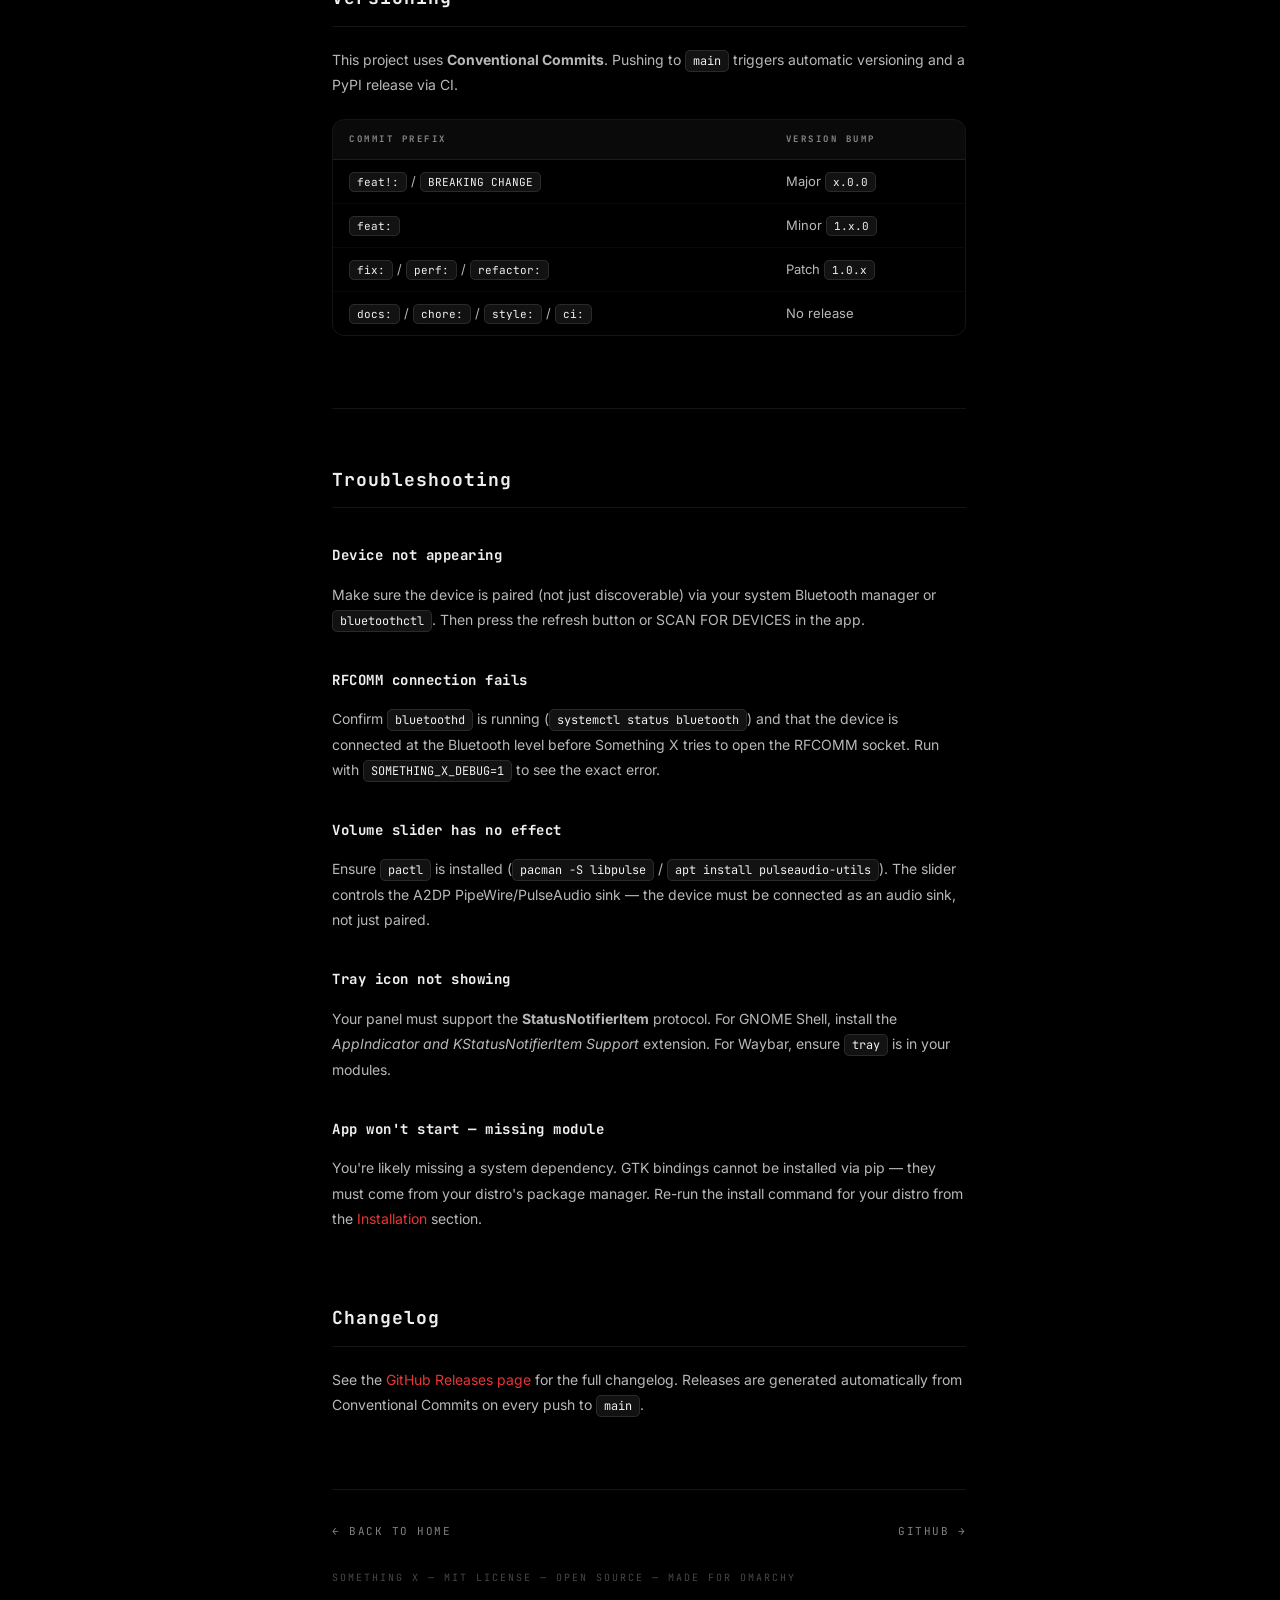
<file: docs/docs.html>
<!DOCTYPE html>
<html lang="en">
<head>
  <meta charset="UTF-8">
  <meta name="viewport" content="width=device-width, initial-scale=1.0">
  <title>Documentation — Something X</title>
  <link href="https://fonts.googleapis.com/css2?family=Inter:wght@400;500;600&family=JetBrains+Mono:wght@400;600;700&display=swap" rel="stylesheet">
  <style>
    :root {
      --red:       #e83535;
      --red-dim:   rgba(232,53,53,0.12);
      --bg:        #000000;
      --bg-2:      #080808;
      --surface:   rgba(255,255,255,0.04);
      --surface-h: rgba(255,255,255,0.07);
      --border:    rgba(255,255,255,0.08);
      --border-h:  rgba(255,255,255,0.16);
      --text:      #f0f0f0;
      --text-2:    rgba(255,255,255,0.72);
      --text-3:    rgba(255,255,255,0.50);
      --text-4:    rgba(255,255,255,0.28);
      --mono:      'JetBrains Mono', 'Courier New', monospace;
      --sans:      'Inter', system-ui, -apple-system, sans-serif;
      --nav-h:     56px;
      --sidebar-w: 268px;
    }

    *, *::before, *::after { box-sizing: border-box; margin: 0; padding: 0; }
    html { scroll-behavior: smooth; scroll-padding-top: calc(var(--nav-h) + 24px); }

    body {
      background: var(--bg);
      color: var(--text);
      font-family: var(--sans);
      line-height: 1.7;
      -webkit-font-smoothing: antialiased;
    }

    :focus-visible {
      outline: 2px solid var(--red);
      outline-offset: 3px;
      border-radius: 3px;
    }

    @media (prefers-reduced-motion: reduce) {
      *, *::before, *::after {
        animation-duration: 0.01ms !important;
        transition-duration: 0.01ms !important;
      }
    }

    /* ── Top nav ─────────────────────────────────────────────────────────── */

    .topnav {
      position: fixed; top: 0; left: 0; right: 0; z-index: 200;
      height: var(--nav-h);
      display: flex; align-items: center; justify-content: space-between;
      padding: 0 24px;
      background: rgba(0,0,0,0.92);
      backdrop-filter: blur(16px);
      border-bottom: 1px solid var(--border);
    }

    .nav-brand {
      display: flex; align-items: center; gap: 10px;
      text-decoration: none; color: var(--text);
      font-family: var(--mono);
      font-size: 12px; font-weight: 700; letter-spacing: 3px;
      text-transform: uppercase;
    }
    .nav-dot {
      width: 8px; height: 8px; border-radius: 50%;
      background: var(--red);
      box-shadow: 0 0 8px rgba(232,53,53,0.5);
    }
    .nav-x { color: var(--red); }
    .nav-sep {
      width: 1px; height: 18px; background: var(--border);
      margin: 0 16px;
    }
    .nav-section {
      font-family: var(--mono);
      font-size: 11px; letter-spacing: 2px; text-transform: uppercase;
      color: var(--text-3);
    }

    .nav-links { display: flex; gap: 24px; list-style: none; }
    .nav-links a {
      font-family: var(--mono);
      font-size: 11px; letter-spacing: 2px; text-transform: uppercase;
      color: var(--text-3); text-decoration: none; transition: color 150ms;
    }
    .nav-links a:hover { color: var(--text-2); }

    .nav-right { display: flex; align-items: center; gap: 16px; }

    .nav-sidebar-btn {
      display: none; background: none; border: none; cursor: pointer;
      padding: 8px; color: var(--text-3); flex-direction: column;
      justify-content: center; gap: 5px;
    }
    .nav-sidebar-btn span {
      display: block; width: 20px; height: 1.5px;
      background: currentColor; border-radius: 1px;
      transition: transform 220ms ease, opacity 220ms ease;
    }
    .nav-sidebar-btn[aria-expanded="true"] span:nth-child(1) { transform: translateY(6.5px) rotate(45deg); }
    .nav-sidebar-btn[aria-expanded="true"] span:nth-child(2) { opacity: 0; transform: scaleX(0); }
    .nav-sidebar-btn[aria-expanded="true"] span:nth-child(3) { transform: translateY(-6.5px) rotate(-45deg); }

    /* ── Layout ──────────────────────────────────────────────────────────── */

    .layout {
      display: flex;
      margin-top: var(--nav-h);
      min-height: calc(100vh - var(--nav-h));
    }

    /* Sidebar overlay backdrop */
    .sidebar-backdrop {
      display: none; position: fixed; inset: 0;
      z-index: 149; background: rgba(0,0,0,0.6);
    }
    .sidebar-open .sidebar-backdrop { display: block; }

    /* ── Sidebar ─────────────────────────────────────────────────────────── */

    .sidebar {
      position: sticky; top: var(--nav-h);
      width: var(--sidebar-w); flex-shrink: 0;
      height: calc(100vh - var(--nav-h));
      overflow-y: auto; overflow-x: hidden;
      border-right: 1px solid var(--border);
      padding: 32px 0 48px;
      scrollbar-width: thin;
      scrollbar-color: rgba(255,255,255,0.1) transparent;
    }
    .sidebar::-webkit-scrollbar { width: 4px; }
    .sidebar::-webkit-scrollbar-thumb { background: rgba(255,255,255,0.1); border-radius: 2px; }

    .sidebar-group { margin-bottom: 28px; }

    .sidebar-label {
      font-family: var(--mono);
      font-size: 9px; font-weight: 700; letter-spacing: 4px;
      text-transform: uppercase; color: var(--red);
      padding: 0 24px; margin-bottom: 6px;
    }

    .sidebar-link {
      display: block; padding: 8px 24px;
      font-family: var(--sans);
      font-size: 13px; font-weight: 400;
      color: var(--text-3); text-decoration: none;
      transition: color 150ms, background 150ms;
      border-left: 2px solid transparent;
    }
    .sidebar-link:hover { color: var(--text-2); background: var(--surface); }
    .sidebar-link.active {
      color: var(--text); border-left-color: var(--red);
      background: var(--red-dim); font-weight: 500;
    }

    .sidebar-sub {
      display: block; padding: 5px 24px 5px 38px;
      font-family: var(--sans);
      font-size: 12px; color: var(--text-3); text-decoration: none;
      transition: color 150ms; border-left: 2px solid transparent;
    }
    .sidebar-sub:hover { color: var(--text-2); }
    .sidebar-sub.active { color: var(--text-2); border-left-color: rgba(232,53,53,0.4); }

    /* ── Content ─────────────────────────────────────────────────────────── */

    .content {
      flex: 1; min-width: 0;
      padding: 48px clamp(24px, 5vw, 80px) 96px;
      max-width: 860px;
    }

    /* breadcrumb */
    .breadcrumb {
      display: flex; align-items: center; gap: 8px;
      font-family: var(--mono);
      font-size: 11px; letter-spacing: 1.5px; text-transform: uppercase;
      color: var(--text-3); margin-bottom: 36px;
    }
    .breadcrumb a { color: var(--text-3); text-decoration: none; transition: color 150ms; }
    .breadcrumb a:hover { color: var(--text-2); }
    .breadcrumb-sep { color: var(--border-h); }

    /* headings */
    .doc-section { margin-bottom: 72px; }
    .doc-section:last-child { margin-bottom: 0; }

    h1 {
      font-family: var(--mono);
      font-size: clamp(24px, 3vw, 36px); font-weight: 700;
      letter-spacing: 2px; line-height: 1.15;
      margin-bottom: 16px;
    }
    h1 .x { color: var(--red); }

    .page-lead {
      font-family: var(--sans);
      font-size: 15px; color: var(--text-2); line-height: 1.8;
      margin-bottom: 40px; max-width: 600px;
    }

    h2 {
      font-family: var(--mono);
      font-size: 18px; font-weight: 700; letter-spacing: 1px;
      margin-top: 56px; margin-bottom: 20px;
      padding-bottom: 12px;
      border-bottom: 1px solid var(--border);
      scroll-margin-top: calc(var(--nav-h) + 16px);
    }
    h2 .anchor {
      opacity: 0; margin-left: 8px; color: var(--red);
      font-size: 14px; text-decoration: none; vertical-align: middle;
      transition: opacity 150ms;
    }
    h2:hover .anchor { opacity: 1; }

    h3 {
      font-family: var(--mono);
      font-size: 14px; font-weight: 700; letter-spacing: 0.5px;
      margin-top: 36px; margin-bottom: 14px;
      color: var(--text);
      scroll-margin-top: calc(var(--nav-h) + 16px);
    }

    p {
      font-family: var(--sans);
      font-size: 14px; color: var(--text-2); margin-bottom: 16px; line-height: 1.8;
    }
    p:last-child { margin-bottom: 0; }

    a { color: var(--red); text-decoration: none; }
    a:hover { text-decoration: underline; }

    code {
      font-family: var(--mono); font-size: 0.85em;
      background: rgba(255,255,255,0.07);
      border: 1px solid rgba(255,255,255,0.10);
      border-radius: 5px; padding: 2px 7px;
      color: var(--text);
    }

    .pre-wrap { position: relative; margin: 18px 0; }

    pre {
      background: rgba(255,255,255,0.025);
      border: 1px solid rgba(255,255,255,0.07);
      border-radius: 12px; padding: 20px 22px;
      overflow-x: auto;
      font-family: var(--mono); font-size: 12.5px; line-height: 1.75;
      margin: 0;
    }
    pre code {
      background: none; border: none; padding: 0;
      font-size: inherit; color: var(--text-2);
    }
    .c  { color: rgba(255,255,255,0.32); }
    .k  { color: var(--text-2); }
    .v  { color: rgba(232,53,53,0.85); }
    .s  { color: rgba(143,223,114,0.75); }
    .n  { color: rgba(255,200,100,0.78); }
    .kw { color: rgba(140,180,255,0.78); }

    .copy-btn {
      position: absolute; top: 10px; right: 10px;
      background: rgba(255,255,255,0.05);
      border: 1px solid rgba(255,255,255,0.10);
      border-radius: 6px; padding: 4px 10px;
      font-family: var(--mono); font-size: 9px; font-weight: 600;
      letter-spacing: 1.5px; text-transform: uppercase;
      color: var(--text-3); cursor: pointer;
      transition: background 150ms, color 150ms, border-color 150ms;
    }
    .copy-btn:hover { background: rgba(255,255,255,0.10); color: var(--text-2); border-color: var(--border-h); }
    .copy-btn.copied {
      color: rgba(143,223,114,0.9);
      border-color: rgba(143,223,114,0.3);
      background: rgba(143,223,114,0.06);
    }

    /* callout boxes */
    .callout {
      border-radius: 12px; padding: 14px 18px 14px 16px; margin: 22px 0;
      border-left: 3px solid;
    }
    .callout-type {
      font-family: var(--mono);
      font-size: 9px; font-weight: 700; letter-spacing: 2.5px;
      text-transform: uppercase; margin-bottom: 6px;
    }
    .callout p {
      font-size: 13.5px; line-height: 1.7; margin: 0;
    }
    .callout-note {
      background: rgba(255,255,255,0.04); border-color: var(--border-h);
    }
    .callout-note .callout-type { color: var(--text-3); }
    .callout-note p { color: var(--text-2); }

    .callout-tip {
      background: rgba(143,223,114,0.06); border-color: rgba(143,223,114,0.45);
    }
    .callout-tip .callout-type { color: rgba(143,223,114,0.9); }
    .callout-tip p { color: rgba(200,240,180,0.85); }

    .callout-warn {
      background: rgba(240,192,64,0.06); border-color: rgba(240,192,64,0.45);
    }
    .callout-warn .callout-type { color: rgba(240,192,64,0.9); }
    .callout-warn p { color: rgba(245,215,130,0.85); }

    .callout-danger {
      background: var(--red-dim); border-color: var(--red);
    }
    .callout-danger .callout-type { color: var(--red); }
    .callout-danger p { color: rgba(255,160,160,0.88); }

    .callout strong { font-weight: 600; }

    /* tables */
    .table-wrap { overflow-x: auto; margin: 22px 0; border-radius: 12px; border: 1px solid var(--border); }
    table { width: 100%; border-collapse: collapse; font-size: 13px; }
    thead tr { background: rgba(255,255,255,0.04); }
    th {
      padding: 12px 16px; text-align: left;
      font-family: var(--mono);
      font-size: 9px; font-weight: 700; letter-spacing: 2.5px; text-transform: uppercase;
      color: var(--text-3); border-bottom: 1px solid var(--border);
    }
    td {
      font-family: var(--sans);
      padding: 11px 16px; color: var(--text-2);
      border-bottom: 1px solid rgba(255,255,255,0.04);
      line-height: 1.6;
    }
    tr:last-child td { border-bottom: none; }
    tr:hover td { background: rgba(255,255,255,0.025); }

    /* step list */
    .steps { counter-reset: step; list-style: none; margin: 18px 0; }
    .steps li {
      counter-increment: step;
      display: flex; gap: 16px;
      margin-bottom: 22px;
      font-family: var(--sans);
      font-size: 14px; color: var(--text-2); line-height: 1.7;
    }
    .steps li::before {
      content: counter(step);
      flex-shrink: 0;
      width: 26px; height: 26px; border-radius: 50%;
      background: var(--red-dim); border: 1px solid rgba(232,53,53,0.3);
      color: var(--red);
      font-family: var(--mono);
      font-size: 11px; font-weight: 700;
      display: flex; align-items: center; justify-content: center;
      margin-top: 1px;
    }

    /* module tree */
    .module-tree {
      background: rgba(255,255,255,0.025); border: 1px solid var(--border);
      border-radius: 12px; padding: 20px 22px;
      font-family: var(--mono);
      font-size: 12.5px; line-height: 2; color: var(--text-2);
    }
    .module-tree .dir  { color: var(--text); font-weight: 700; }
    .module-tree .file { color: rgba(232,53,53,0.75); }
    .module-tree .desc { color: var(--text-3); }

    /* badge */
    .badge {
      display: inline-block;
      font-family: var(--mono);
      font-size: 9px; font-weight: 700; letter-spacing: 1.5px;
      text-transform: uppercase; padding: 3px 8px; border-radius: 5px;
    }
    .badge-red   { background: var(--red-dim); color: var(--red); border: 1px solid rgba(232,53,53,0.3); }
    .badge-green { background: rgba(143,223,114,0.1); color: rgba(143,223,114,0.9); border: 1px solid rgba(143,223,114,0.25); }
    .badge-grey  { background: var(--surface); color: var(--text-3); border: 1px solid var(--border); }

    /* on-page TOC */
    .toc {
      position: sticky; top: calc(var(--nav-h) + 32px);
      width: 210px; flex-shrink: 0; align-self: flex-start;
      padding: 0 24px 0 0; margin-left: 40px;
    }
    .toc-label {
      font-family: var(--mono);
      font-size: 9px; font-weight: 700; letter-spacing: 4px;
      text-transform: uppercase; color: var(--text-3); margin-bottom: 12px;
    }
    .toc a {
      display: block; font-family: var(--sans); font-size: 12px; color: var(--text-3);
      text-decoration: none; padding: 5px 0 5px 12px;
      border-left: 2px solid transparent;
      transition: color 150ms, border-color 150ms;
      line-height: 1.5;
    }
    .toc a:hover { color: var(--text-2); }
    .toc a.active { color: var(--text-2); border-left-color: var(--red); }

    /* hr */
    hr { border: none; border-top: 1px solid var(--border); margin: 56px 0; }

    /* doc footer */
    .doc-footer {
      border-top: 1px solid var(--border); padding: 32px 0 0;
      margin-top: 64px;
      display: flex; justify-content: space-between; flex-wrap: wrap; gap: 12px;
    }
    .doc-footer a {
      font-family: var(--mono);
      font-size: 11px; letter-spacing: 1.5px; text-transform: uppercase;
      color: var(--text-3); text-decoration: none; transition: color 150ms;
    }
    .doc-footer a:hover { color: var(--text-2); }
    .doc-footer-copy {
      font-family: var(--mono);
      font-size: 10px; letter-spacing: 2px; text-transform: uppercase;
      color: var(--text-4); width: 100%; margin-top: 16px;
    }

    /* back to top */
    .back-top {
      position: fixed; bottom: 32px; right: 32px; z-index: 50;
      width: 40px; height: 40px; border-radius: 50%;
      background: var(--surface); border: 1px solid var(--border);
      color: var(--text-3); cursor: pointer;
      display: flex; align-items: center; justify-content: center;
      font-size: 18px; line-height: 1;
      opacity: 0; pointer-events: none;
      transition: opacity 200ms, background 150ms, color 150ms;
    }
    .back-top.visible { opacity: 1; pointer-events: auto; }
    .back-top:hover { background: var(--surface-h); color: var(--text-2); }

    @media (max-width: 1100px) {
      .toc { display: none; }
    }
    @media (max-width: 700px) {
      .sidebar {
        position: fixed; top: var(--nav-h); left: 0;
        z-index: 150; height: calc(100vh - var(--nav-h));
        background: #0a0a0a;
        transform: translateX(-100%);
        transition: transform 280ms ease;
        box-shadow: 4px 0 32px rgba(0,0,0,0.6);
      }
      .sidebar-open .sidebar { transform: translateX(0); }
      .content { padding: 32px 20px 64px; }
      .nav-sidebar-btn { display: flex; }
      .nav-links { display: none; }
      .back-top { bottom: 20px; right: 20px; }
    }
  </style>
</head>
<body>

<nav class="topnav">
  <div style="display:flex;align-items:center">
    <a class="nav-brand" href="index.html">
      <span class="nav-dot"></span>
      Something&nbsp;<span class="nav-x">X</span>
    </a>
    <span class="nav-sep"></span>
    <span class="nav-section">Docs</span>
  </div>
  <div class="nav-right">
    <ul class="nav-links">
      <li><a href="index.html">Home</a></li>
      <li><a href="https://github.com/SoaOaoS/something-x">GitHub</a></li>
    </ul>
    <button class="nav-sidebar-btn" aria-label="Toggle sidebar" aria-expanded="false" aria-controls="sidebar">
      <span></span><span></span><span></span>
    </button>
  </div>
</nav>

<div class="layout" id="layout">
  <div class="sidebar-backdrop" id="sidebar-backdrop"></div>

  <aside class="sidebar" id="sidebar">
    <div class="sidebar-group">
      <div class="sidebar-label">Getting Started</div>
      <a class="sidebar-link active" href="#overview">Overview</a>
      <a class="sidebar-link" href="#requirements">Requirements</a>
      <a class="sidebar-link" href="#installation">Installation</a>
      <a class="sidebar-sub" href="#install-arch">Arch / Omarchy</a>
      <a class="sidebar-sub" href="#install-ubuntu">Ubuntu</a>
      <a class="sidebar-sub" href="#install-fedora">Fedora</a>
      <a class="sidebar-sub" href="#install-nix">NixOS</a>
      <a class="sidebar-sub" href="#install-source">From Source</a>
      <a class="sidebar-link" href="#first-launch">First Launch</a>
    </div>

    <div class="sidebar-group">
      <div class="sidebar-label">Usage</div>
      <a class="sidebar-link" href="#home-page">Home Page</a>
      <a class="sidebar-link" href="#device-page">Device Page</a>
      <a class="sidebar-sub" href="#anc">ANC Control</a>
      <a class="sidebar-sub" href="#eq">EQ Presets</a>
      <a class="sidebar-sub" href="#volume">Volume</a>
      <a class="sidebar-sub" href="#battery">Battery</a>
      <a class="sidebar-link" href="#background-mode">Background Mode</a>
      <a class="sidebar-link" href="#tray">System Tray</a>
    </div>

    <div class="sidebar-group">
      <div class="sidebar-label">CLI Reference</div>
      <a class="sidebar-link" href="#cli">CLI Overview</a>
      <a class="sidebar-sub" href="#cli-battery">--battery</a>
      <a class="sidebar-sub" href="#cli-anc">--anc</a>
      <a class="sidebar-sub" href="#cli-eq">--eq</a>
      <a class="sidebar-sub" href="#cli-device">--device</a>
    </div>

    <div class="sidebar-group">
      <div class="sidebar-label">Configuration</div>
      <a class="sidebar-link" href="#profiles">Device Profiles</a>
      <a class="sidebar-link" href="#desktop-entry">Desktop Entry</a>
    </div>

    <div class="sidebar-group">
      <div class="sidebar-label">Architecture</div>
      <a class="sidebar-link" href="#architecture">Module Overview</a>
      <a class="sidebar-link" href="#protocol">RFCOMM Protocol</a>
      <a class="sidebar-sub" href="#frame-format">Frame Format</a>
      <a class="sidebar-sub" href="#commands">Command IDs</a>
    </div>

    <div class="sidebar-group">
      <div class="sidebar-label">Contributing</div>
      <a class="sidebar-link" href="#contributing">How to Contribute</a>
      <a class="sidebar-link" href="#debug-mode">Debug Mode</a>
      <a class="sidebar-link" href="#versioning">Versioning</a>
    </div>

    <div class="sidebar-group">
      <div class="sidebar-label">Reference</div>
      <a class="sidebar-link" href="#troubleshooting">Troubleshooting</a>
      <a class="sidebar-link" href="#changelog">Changelog</a>
    </div>
  </aside>

  <main class="content">

    <div class="breadcrumb">
      <a href="index.html">Something X</a>
      <span class="breadcrumb-sep">/</span>
      <span>Documentation</span>
    </div>

    <!-- ── Overview ─────────────────────────────────────────────────────── -->
    <div class="doc-section" id="overview">
      <h1>Something <span class="x">X</span> Documentation</h1>
      <p class="page-lead">
        Something X is a Linux-native companion app for Nothing and CMF Bluetooth audio devices.
        It provides ANC, EQ, battery monitoring, volume control, and CLI access — all via the
        reverse-engineered RFCOMM <code>0x55</code> protocol, without requiring the Android app.
      </p>

      <div class="callout callout-tip">
        <div class="callout-type">Tip</div>
        <p><strong>Omarchy / Hyprland users:</strong> Something X is built and optimised for the
        Omarchy desktop. Pure black, JetBrains Mono, Nothing Red — it matches your setup out of the box.</p>
      </div>
    </div>

    <!-- ── Requirements ─────────────────────────────────────────────────── -->
    <div class="doc-section" id="requirements">
      <h2>Requirements <a class="anchor" href="#requirements">#</a></h2>

      <h3>System</h3>
      <div class="table-wrap">
        <table>
          <thead><tr><th>Requirement</th><th>Version</th><th>Notes</th></tr></thead>
          <tbody>
            <tr><td><code>bluetoothd</code> / BlueZ</td><td>≥ 5.6</td><td>Must be running; handles D-Bus and RFCOMM</td></tr>
            <tr><td>GTK4</td><td>≥ 4.6</td><td>UI toolkit</td></tr>
            <tr><td>libadwaita</td><td>≥ 1.2</td><td>Navigation, dark theme integration</td></tr>
            <tr><td>Python</td><td>≥ 3.11</td><td>Match syntax used throughout</td></tr>
            <tr><td><code>pactl</code></td><td>any</td><td>Optional — volume control via PulseAudio / PipeWire</td></tr>
          </tbody>
        </table>
      </div>

      <h3>Python packages</h3>
      <div class="table-wrap">
        <table>
          <thead><tr><th>Package</th><th>Purpose</th></tr></thead>
          <tbody>
            <tr><td><code>python-gobject</code></td><td>GTK4, libadwaita, GLib, Gio bindings</td></tr>
            <tr><td><code>python-dbus</code></td><td>BlueZ D-Bus interface (device discovery, connect/disconnect)</td></tr>
            <tr><td><code>python-cairo</code></td><td>Splash screen and earbud visual rendering</td></tr>
          </tbody>
        </table>
      </div>
    </div>

    <!-- ── Installation ──────────────────────────────────────────────────── -->
    <div class="doc-section" id="installation">
      <h2>Installation <a class="anchor" href="#installation">#</a></h2>

      <h3 id="install-arch">Arch Linux / Omarchy</h3>
      <div class="pre-wrap">
        <button class="copy-btn" aria-label="Copy code">COPY</button>
        <pre><code><span class="c"># system dependencies</span>
<span class="k">sudo pacman -S</span> <span class="v">python-gobject python-dbus python-cairo gtk4 libadwaita</span>

<span class="c"># install via pip</span>
<span class="k">pip install</span> <span class="v">something-x</span>

<span class="c"># or install from AUR</span>
<span class="k">paru -S</span> <span class="v">something-x</span></code></pre>
      </div>

      <h3 id="install-ubuntu">Ubuntu 24.04+</h3>
      <div class="pre-wrap">
        <button class="copy-btn" aria-label="Copy code">COPY</button>
        <pre><code><span class="k">sudo apt install</span> <span class="v">python3-gi python3-dbus python3-cairo gir1.2-gtk-4.0 gir1.2-adw-1</span>
<span class="k">pip install</span> <span class="v">something-x</span></code></pre>
      </div>

      <h3 id="install-fedora">Fedora 39+</h3>
      <div class="pre-wrap">
        <button class="copy-btn" aria-label="Copy code">COPY</button>
        <pre><code><span class="k">sudo dnf install</span> <span class="v">python3-gobject python3-dbus python3-cairo gtk4 libadwaita</span>
<span class="k">pip install</span> <span class="v">something-x</span></code></pre>
      </div>

      <h3 id="install-nix">NixOS</h3>
      <div class="pre-wrap">
        <button class="copy-btn" aria-label="Copy code">COPY</button>
        <pre><code><span class="c"># run directly from the flake</span>
<span class="k">nix run</span> <span class="v">github:SoaOaoS/something-x</span>

<span class="c"># add as an input in your system flake — see flake.nix in the repository</span></code></pre>
      </div>

      <h3 id="install-source">From Source</h3>
      <div class="pre-wrap">
        <button class="copy-btn" aria-label="Copy code">COPY</button>
        <pre><code><span class="k">git clone</span> <span class="v">https://github.com/SoaOaoS/something-x</span>
<span class="k">cd</span> something-x
<span class="c"># install system deps for your distro first, then:</span>
<span class="k">./somethingx</span></code></pre>
      </div>
    </div>

    <!-- ── First Launch ──────────────────────────────────────────────────── -->
    <div class="doc-section" id="first-launch">
      <h2>First Launch <a class="anchor" href="#first-launch">#</a></h2>

      <ol class="steps">
        <li>Run <code>something-x</code> (pip) or <code>./somethingx</code> (source). The animated splash screen plays for ~2.3 s.</li>
        <li>The Home page lists all paired Bluetooth devices. Nothing / CMF devices are highlighted with a <span class="badge badge-red">NOTHING</span> badge.</li>
        <li>If your device isn't visible, press <strong>SCAN FOR DEVICES</strong> to run a 30-second BlueZ discovery.</li>
        <li>Tap a device card to open the Device page. The app connects over RFCOMM automatically.</li>
        <li>ANC, EQ, and volume controls are now live. Settings are saved immediately and restored on the next reconnect.</li>
      </ol>

      <div class="callout callout-note">
        <div class="callout-type">Note</div>
        <p><strong>Bluetooth must be paired first.</strong> Use your desktop's Bluetooth manager or <code>bluetoothctl</code> to pair before launching Something X.</p>
      </div>
    </div>

    <hr>

    <!-- ── Home Page ─────────────────────────────────────────────────────── -->
    <div class="doc-section" id="home-page">
      <h2>Home Page <a class="anchor" href="#home-page">#</a></h2>
      <p>The Home page shows all Bluetooth devices known to BlueZ, grouped by connection status. Nothing and CMF devices that support the <code>0x55</code> RFCOMM protocol receive a red <span class="badge badge-red">NOTHING</span> badge and expose quick connect / disconnect actions inline.</p>
      <p>The Bluetooth settings button in the top-right opens your system's Bluetooth settings panel. The refresh button re-queries BlueZ for device state without running a full scan.</p>
    </div>

    <!-- ── Device Page ───────────────────────────────────────────────────── -->
    <div class="doc-section" id="device-page">
      <h2>Device Page <a class="anchor" href="#device-page">#</a></h2>
      <p>Tapping a device card opens the Device page. The app opens an RFCOMM socket to the device on channel 10 and begins exchanging protocol frames.</p>

      <h3 id="anc">ANC Control</h3>
      <p>Three modes are available: <strong>Off</strong>, <strong>Noise Cancellation</strong>, and <strong>Transparency</strong>. Selecting a mode sends the corresponding RFCOMM command immediately. The chosen mode is saved to the device profile and restored automatically on the next connection.</p>

      <div class="table-wrap">
        <table>
          <thead><tr><th>Mode</th><th>Command byte</th></tr></thead>
          <tbody>
            <tr><td>Off</td><td><code>0x00</code></td></tr>
            <tr><td>Noise Cancellation</td><td><code>0x02</code></td></tr>
            <tr><td>Transparency</td><td><code>0x03</code></td></tr>
          </tbody>
        </table>
      </div>

      <h3 id="eq">EQ Presets</h3>
      <p>Four presets are shipped: <strong>Balanced</strong>, <strong>More Bass</strong>, <strong>More Treble</strong>, and <strong>Voice</strong>. Each maps to a fixed payload sent over RFCOMM. Custom per-band EQ is planned for v2.x.</p>

      <h3 id="volume">Volume</h3>
      <p>The volume slider calls <code>pactl set-sink-volume</code> on the active A2DP PipeWire/PulseAudio sink. This controls system volume for the device, not an in-earphone DSP level.</p>

      <h3 id="battery">Battery</h3>
      <p>Battery levels for Left, Right, and Case are polled from the device over RFCOMM and displayed as animated radial rings. A <code>notify-send</code> desktop notification fires when any bud drops below 20 %. The system tray icon shows a battery tooltip on hover.</p>
    </div>

    <!-- ── Background Mode ───────────────────────────────────────────────── -->
    <div class="doc-section" id="background-mode">
      <h2>Background Mode <a class="anchor" href="#background-mode">#</a></h2>
      <p>Closing the window does not quit the app — it hides it. The Gio single-instance mechanism keeps the process alive so BlueZ reconnects are handled automatically and the tray icon remains active.</p>
      <p>Running <code>something-x</code> again while the app is in the background shows the window without a second splash screen. To fully quit, use the tray icon menu or send <code>SIGTERM</code> to the process.</p>
    </div>

    <!-- ── Tray ──────────────────────────────────────────────────────────── -->
    <div class="doc-section" id="tray">
      <h2>System Tray <a class="anchor" href="#tray">#</a></h2>
      <p>Something X registers a <strong>StatusNotifierItem</strong> (SNI) tray icon that is compatible with Waybar, KDE Plasma, GNOME (with AppIndicator extension), and any other SNI-aware panel.</p>
      <p>The tooltip shows the battery percentage of the active device. Left-clicking the icon shows or hides the main window.</p>
    </div>

    <hr>

    <!-- ── CLI ──────────────────────────────────────────────────────────── -->
    <div class="doc-section" id="cli">
      <h2>CLI Reference <a class="anchor" href="#cli">#</a></h2>
      <p>All CLI flags connect to the running app instance (or start a headless one) over the Gio D-Bus single-instance channel, so the GUI and CLI always share state.</p>

      <h3 id="cli-battery">--battery</h3>
      <div class="pre-wrap">
        <button class="copy-btn" aria-label="Copy code">COPY</button>
        <pre><code><span class="k">something-x</span> <span class="v">--battery</span></code></pre>
      </div>
      <p>Prints L / R / Case battery percentages and exits. Returns non-zero if no device is connected.</p>

      <h3 id="cli-anc">--anc</h3>
      <div class="pre-wrap">
        <button class="copy-btn" aria-label="Copy code">COPY</button>
        <pre><code><span class="k">something-x</span> <span class="v">--anc</span> <span class="s">off</span><span class="k"> | </span><span class="s">on</span><span class="k"> | </span><span class="s">transparency</span></code></pre>
      </div>
      <p>Sets the ANC mode. <code>on</code> maps to Noise Cancellation. The setting is persisted to the device profile.</p>

      <h3 id="cli-eq">--eq</h3>
      <div class="pre-wrap">
        <button class="copy-btn" aria-label="Copy code">COPY</button>
        <pre><code><span class="k">something-x</span> <span class="v">--eq</span> <span class="s">balanced</span><span class="k"> | </span><span class="s">bass</span><span class="k"> | </span><span class="s">treble</span><span class="k"> | </span><span class="s">voice</span></code></pre>
      </div>
      <p>Switches the EQ preset. Saved to the device profile.</p>

      <h3 id="cli-device">--device</h3>
      <div class="pre-wrap">
        <button class="copy-btn" aria-label="Copy code">COPY</button>
        <pre><code><span class="k">something-x</span> <span class="v">--device</span> <span class="s">AA:BB:CC:DD:EE:FF</span> <span class="v">--battery</span></code></pre>
      </div>
      <p>Targets a specific device by Bluetooth address. Useful when multiple Nothing / CMF devices are connected simultaneously.</p>

      <h3>Combining flags</h3>
      <div class="pre-wrap">
        <button class="copy-btn" aria-label="Copy code">COPY</button>
        <pre><code><span class="c"># set ANC and EQ in one call</span>
<span class="k">something-x</span> <span class="v">--anc</span> <span class="s">on</span> <span class="v">--eq</span> <span class="s">bass</span></code></pre>
      </div>
    </div>

    <hr>

    <!-- ── Profiles ──────────────────────────────────────────────────────── -->
    <div class="doc-section" id="profiles">
      <h2>Device Profiles <a class="anchor" href="#profiles">#</a></h2>
      <p>ANC mode and EQ preset are saved per Bluetooth address to:</p>
      <div class="pre-wrap">
        <button class="copy-btn" aria-label="Copy code">COPY</button>
        <pre><code>~/.config/something-x/profiles.json</code></pre>
      </div>
      <p>The file is plain JSON and safe to edit manually. Each key is a Bluetooth MAC address:</p>
      <div class="pre-wrap">
        <button class="copy-btn" aria-label="Copy code">COPY</button>
        <pre><code><span class="kw">{</span>
  <span class="s">"AA:BB:CC:DD:EE:FF"</span><span class="k">:</span> <span class="kw">{</span>
    <span class="s">"anc"</span><span class="k">:</span>  <span class="s">"noise_cancellation"</span><span class="k">,</span>
    <span class="s">"eq"</span><span class="k">:</span>   <span class="s">"balanced"</span>
  <span class="kw">}</span>
<span class="kw">}</span></code></pre>
      </div>
      <p>Profiles are applied automatically when the device connects over RFCOMM, with no user interaction required.</p>
    </div>

    <!-- ── Desktop Entry ─────────────────────────────────────────────────── -->
    <div class="doc-section" id="desktop-entry">
      <h2>Desktop Entry <a class="anchor" href="#desktop-entry">#</a></h2>
      <p>A <code>.desktop</code> file is bundled in <code>nothing_app/data/</code>. Install it so Something X appears in Walker, Rofi, GNOME Shell, or any XDG-compliant launcher:</p>
      <div class="pre-wrap">
        <button class="copy-btn" aria-label="Copy code">COPY</button>
        <pre><code><span class="k">cp</span> nothing_app/data/com.something.x.omarchy.desktop \
   ~/.local/share/applications/
<span class="k">update-desktop-database</span> ~/.local/share/applications/</code></pre>
      </div>
      <div class="callout callout-note">
        <div class="callout-type">Note</div>
        <p>If installed via pip, the <code>.desktop</code> file is placed automatically by the installer.</p>
      </div>
    </div>

    <hr>

    <!-- ── Architecture ──────────────────────────────────────────────────── -->
    <div class="doc-section" id="architecture">
      <h2>Architecture <a class="anchor" href="#architecture">#</a></h2>
      <div class="module-tree">
        <span class="dir">nothing_app/</span><br>
        ├── <span class="file">application.py</span>  <span class="desc">— Adw.Application: CSS, dark theme, splash, background mode, CLI flags</span><br>
        ├── <span class="file">splash.py</span>        <span class="desc">— Animated splash screen (Cairo, typewriter, ripple rings, ~2.3 s)</span><br>
        ├── <span class="file">window.py</span>         <span class="desc">— AdwNavigationView: home ↔ device routing, HeaderBar</span><br>
        ├── <span class="file">bluetooth.py</span>      <span class="desc">— BlueZ D-Bus manager: discovery, connect/disconnect signals, battery polling</span><br>
        ├── <span class="file">protocol.py</span>       <span class="desc">— Nothing Ear RFCOMM 0x55 protocol: frame encode/decode, CRC16-ARC</span><br>
        ├── <span class="file">profiles.py</span>       <span class="desc">— Per-device ANC/EQ persistence via ~/.config/something-x/profiles.json</span><br>
        ├── <span class="dir">data/</span><br>
        │   └── <span class="file">style.css</span>      <span class="desc">— Nothing X dark theme (glass morphism, red accents, JetBrains Mono)</span><br>
        └── <span class="dir">pages/</span><br>
            ├── <span class="file">home.py</span>        <span class="desc">— Device list + scan button + quick connect/disconnect</span><br>
            └── <span class="file">device.py</span>      <span class="desc">— ANC / EQ / volume / info + Cairo earbud visual</span>
      </div>
    </div>

    <!-- ── Protocol ──────────────────────────────────────────────────────── -->
    <div class="doc-section" id="protocol">
      <h2>RFCOMM Protocol <a class="anchor" href="#protocol">#</a></h2>
      <p>The Nothing Ear protocol was reverse-engineered from the official Android APK. All communication happens over an RFCOMM socket on <strong>channel 10</strong>.</p>

      <h3 id="frame-format">Frame Format</h3>
      <div class="table-wrap">
        <table>
          <thead><tr><th>Field</th><th>Size</th><th>Value / Notes</th></tr></thead>
          <tbody>
            <tr><td>SOF</td><td>1 byte</td><td><code>0x55</code></td></tr>
            <tr><td>ctrl</td><td>2 bytes LE</td><td><code>0x0160</code> for all outgoing frames</td></tr>
            <tr><td>cmd</td><td>2 bytes LE</td><td>Command identifier (see table below)</td></tr>
            <tr><td>len</td><td>2 bytes LE</td><td>Payload length in bytes</td></tr>
            <tr><td>FSN</td><td>1 byte</td><td>Frame sequence number (increments per frame)</td></tr>
            <tr><td>payload</td><td>len bytes</td><td>Command-specific data</td></tr>
            <tr><td>CRC16</td><td>2 bytes LE</td><td>CRC16-ARC over all preceding bytes</td></tr>
          </tbody>
        </table>
      </div>

      <div class="callout callout-warn">
        <div class="callout-type">Warning</div>
        <p><strong>CRC is mandatory.</strong> The device silently drops SET commands if any frame in the session was sent without a valid CRC16-ARC checksum.</p>
      </div>

      <h3 id="commands">Command IDs</h3>
      <div class="table-wrap">
        <table>
          <thead><tr><th>Command</th><th>ID</th><th>Direction</th></tr></thead>
          <tbody>
            <tr><td>Battery request</td><td><code>0x0006</code></td><td>Host → Device</td></tr>
            <tr><td>Battery response</td><td><code>0x0106</code></td><td>Device → Host</td></tr>
            <tr><td>ANC set</td><td><code>0x0802</code></td><td>Host → Device</td></tr>
            <tr><td>ANC get</td><td><code>0x0801</code></td><td>Host → Device</td></tr>
            <tr><td>EQ set</td><td><code>0x0a04</code></td><td>Host → Device</td></tr>
            <tr><td>In-ear detection set</td><td><code>0x0603</code></td><td>Host → Device</td></tr>
            <tr><td>Device info</td><td><code>0x0001</code></td><td>Host → Device</td></tr>
          </tbody>
        </table>
      </div>
    </div>

    <hr>

    <!-- ── Contributing ──────────────────────────────────────────────────── -->
    <div class="doc-section" id="contributing">
      <h2>Contributing <a class="anchor" href="#contributing">#</a></h2>
      <p>Contributions are welcome, especially protocol work for unverified devices. The best place to start is <a href="https://github.com/SoaOaoS/something-x/issues">GitHub Issues</a>.</p>

      <h3>Development setup</h3>
      <div class="pre-wrap">
        <button class="copy-btn" aria-label="Copy code">COPY</button>
        <pre><code><span class="k">git clone</span> <span class="v">https://github.com/SoaOaoS/something-x</span>
<span class="k">cd</span> something-x
<span class="c"># install system deps for your distro, then run directly:</span>
<span class="k">./somethingx</span></code></pre>
      </div>
    </div>

    <!-- ── Debug Mode ────────────────────────────────────────────────────── -->
    <div class="doc-section" id="debug-mode">
      <h2>Debug Mode <a class="anchor" href="#debug-mode">#</a></h2>
      <p>Set <code>SOMETHING_X_DEBUG=1</code> to dump every raw RFCOMM frame to stdout:</p>
      <div class="pre-wrap">
        <button class="copy-btn" aria-label="Copy code">COPY</button>
        <pre><code><span class="k">SOMETHING_X_DEBUG=1</span> <span class="v">./somethingx</span></code></pre>
      </div>
      <p>If your device doesn't work as expected, capture the debug output and open an issue — include the raw frames so the command IDs can be identified.</p>
    </div>

    <!-- ── Versioning ────────────────────────────────────────────────────── -->
    <div class="doc-section" id="versioning">
      <h2>Versioning <a class="anchor" href="#versioning">#</a></h2>
      <p>This project uses <strong>Conventional Commits</strong>. Pushing to <code>main</code> triggers automatic versioning and a PyPI release via CI.</p>
      <div class="table-wrap">
        <table>
          <thead><tr><th>Commit prefix</th><th>Version bump</th></tr></thead>
          <tbody>
            <tr><td><code>feat!:</code> / <code>BREAKING CHANGE</code></td><td>Major <code>x.0.0</code></td></tr>
            <tr><td><code>feat:</code></td><td>Minor <code>1.x.0</code></td></tr>
            <tr><td><code>fix:</code> / <code>perf:</code> / <code>refactor:</code></td><td>Patch <code>1.0.x</code></td></tr>
            <tr><td><code>docs:</code> / <code>chore:</code> / <code>style:</code> / <code>ci:</code></td><td>No release</td></tr>
          </tbody>
        </table>
      </div>
    </div>

    <hr>

    <!-- ── Troubleshooting ───────────────────────────────────────────────── -->
    <div class="doc-section" id="troubleshooting">
      <h2>Troubleshooting <a class="anchor" href="#troubleshooting">#</a></h2>

      <h3>Device not appearing</h3>
      <p>Make sure the device is paired (not just discoverable) via your system Bluetooth manager or <code>bluetoothctl</code>. Then press the refresh button or SCAN FOR DEVICES in the app.</p>

      <h3>RFCOMM connection fails</h3>
      <p>Confirm <code>bluetoothd</code> is running (<code>systemctl status bluetooth</code>) and that the device is connected at the Bluetooth level before Something X tries to open the RFCOMM socket. Run with <code>SOMETHING_X_DEBUG=1</code> to see the exact error.</p>

      <h3>Volume slider has no effect</h3>
      <p>Ensure <code>pactl</code> is installed (<code>pacman -S libpulse</code> / <code>apt install pulseaudio-utils</code>). The slider controls the A2DP PipeWire/PulseAudio sink — the device must be connected as an audio sink, not just paired.</p>

      <h3>Tray icon not showing</h3>
      <p>Your panel must support the <strong>StatusNotifierItem</strong> protocol. For GNOME Shell, install the <em>AppIndicator and KStatusNotifierItem Support</em> extension. For Waybar, ensure <code>tray</code> is in your modules.</p>

      <h3>App won't start — missing module</h3>
      <p>You're likely missing a system dependency. GTK bindings cannot be installed via pip — they must come from your distro's package manager. Re-run the install command for your distro from the <a href="#installation">Installation</a> section.</p>
    </div>

    <!-- ── Changelog ─────────────────────────────────────────────────────── -->
    <div class="doc-section" id="changelog">
      <h2>Changelog <a class="anchor" href="#changelog">#</a></h2>
      <p>See the <a href="https://github.com/SoaOaoS/something-x/releases">GitHub Releases page</a> for the full changelog. Releases are generated automatically from Conventional Commits on every push to <code>main</code>.</p>
    </div>

    <div class="doc-footer">
      <a href="index.html">← Back to Home</a>
      <a href="https://github.com/SoaOaoS/something-x">GitHub →</a>
      <p class="doc-footer-copy">Something X — MIT License — Open Source — Made for Omarchy</p>
    </div>

  </main>

  <!-- TOC -->
  <nav class="toc" aria-label="On this page">
    <div class="toc-label">On this page</div>
    <a href="#overview">Overview</a>
    <a href="#requirements">Requirements</a>
    <a href="#installation">Installation</a>
    <a href="#first-launch">First Launch</a>
    <a href="#home-page">Home Page</a>
    <a href="#device-page">Device Page</a>
    <a href="#background-mode">Background Mode</a>
    <a href="#tray">System Tray</a>
    <a href="#cli">CLI Reference</a>
    <a href="#profiles">Device Profiles</a>
    <a href="#desktop-entry">Desktop Entry</a>
    <a href="#architecture">Architecture</a>
    <a href="#protocol">RFCOMM Protocol</a>
    <a href="#contributing">Contributing</a>
    <a href="#debug-mode">Debug Mode</a>
    <a href="#versioning">Versioning</a>
    <a href="#troubleshooting">Troubleshooting</a>
    <a href="#changelog">Changelog</a>
  </nav>

</div>

<button class="back-top" id="back-top" aria-label="Back to top" title="Back to top">↑</button>

<script>
  // Sidebar scrollspy
  const sidebarLinks = document.querySelectorAll('.sidebar-link, .sidebar-sub');
  const tocLinks = document.querySelectorAll('.toc a');
  const sections = [...document.querySelectorAll('[id]')];

  const obs = new IntersectionObserver(entries => {
    entries.forEach(e => {
      if (e.isIntersecting) {
        const id = e.target.id;
        sidebarLinks.forEach(l => l.classList.remove('active'));
        tocLinks.forEach(l => l.classList.remove('active'));
        const sActive = document.querySelector('.sidebar a[href="#' + id + '"]');
        const tActive = document.querySelector('.toc a[href="#' + id + '"]');
        if (sActive) sActive.classList.add('active');
        if (tActive) tActive.classList.add('active');
      }
    });
  }, { rootMargin: '-' + (56 + 32) + 'px 0px -60% 0px' });

  sections.forEach(s => obs.observe(s));

  // Copy buttons
  document.querySelectorAll('.copy-btn').forEach(btn => {
    btn.addEventListener('click', () => {
      const pre = btn.nextElementSibling;
      navigator.clipboard.writeText(pre.innerText).then(() => {
        btn.textContent = 'COPIED';
        btn.classList.add('copied');
        setTimeout(() => { btn.textContent = 'COPY'; btn.classList.remove('copied'); }, 2000);
      });
    });
  });

  // Mobile sidebar toggle
  const sidebarBtn = document.querySelector('.nav-sidebar-btn');
  const layout = document.getElementById('layout');
  const backdrop = document.getElementById('sidebar-backdrop');

  function closeSidebar() {
    layout.classList.remove('sidebar-open');
    sidebarBtn.setAttribute('aria-expanded', 'false');
  }
  sidebarBtn.addEventListener('click', () => {
    const open = layout.classList.toggle('sidebar-open');
    sidebarBtn.setAttribute('aria-expanded', open);
  });
  backdrop.addEventListener('click', closeSidebar);
  document.querySelectorAll('.sidebar a').forEach(a => {
    a.addEventListener('click', () => { if (window.innerWidth <= 700) closeSidebar(); });
  });

  // Back to top
  const backTop = document.getElementById('back-top');
  window.addEventListener('scroll', () => {
    backTop.classList.toggle('visible', window.scrollY > 400);
  }, { passive: true });
  backTop.addEventListener('click', () => window.scrollTo({ top: 0, behavior: 'smooth' }));
</script>

</body>
</html>
</file>
